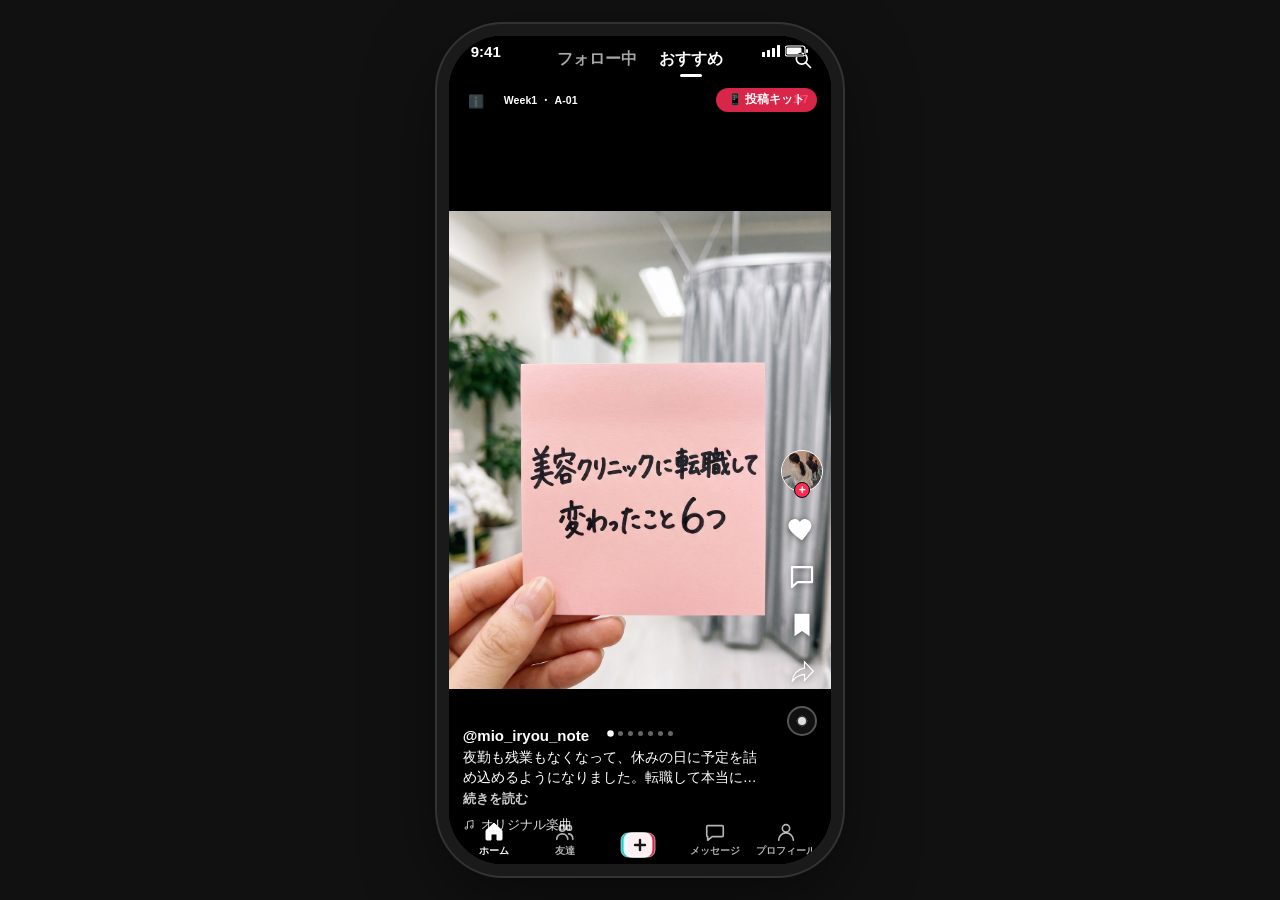
<file: index.html>
<!doctype html>
<html lang="ja">
<head>
<meta charset="utf-8">
<title>投稿プレビュー(内部確認用)</title>
<meta name="viewport" content="width=device-width, initial-scale=1, viewport-fit=cover, user-scalable=no">
<meta name="robots" content="noindex, nofollow">
<meta name="apple-mobile-web-app-capable" content="yes">
<meta name="apple-mobile-web-app-status-bar-style" content="black-translucent">
<meta name="theme-color" content="#000000">
<link rel="stylesheet" href="assets/app.css">
</head>
<body>
<div id="app">
  <div id="phone">
    <div id="statusbar" aria-hidden="true">
      <span class="sb-time">9:41</span>
      <span class="sb-icons">
        <svg viewBox="0 0 18 12" width="18" height="12"><rect x="0" y="7" width="3" height="5" rx=".5"/><rect x="5" y="5" width="3" height="7" rx=".5"/><rect x="10" y="3" width="3" height="9" rx=".5"/><rect x="15" y="0" width="3" height="12" rx=".5"/></svg>
        <svg viewBox="0 0 24 12" width="24" height="12"><rect x="0" y="1" width="20" height="10" rx="2.5" fill="none" stroke="currentColor" stroke-width="1.2"/><rect x="1.5" y="2.5" width="15" height="7" rx="1.2"/><rect x="21" y="4" width="2" height="4" rx="1"/></svg>
      </span>
    </div>

    <!-- ===== フィード画面 ===== -->
    <section id="feed-view" class="view">
      <header class="top-tabs" aria-hidden="true">
        <span class="tt-item">フォロー中</span>
        <span class="tt-item tt-active">おすすめ<i class="tt-underline"></i></span>
        <button class="tt-search" aria-label="検索" tabindex="-1">
          <svg viewBox="0 0 24 24" width="20" height="20"><circle cx="10.5" cy="10.5" r="6.5" fill="none" stroke="currentColor" stroke-width="2"/><line x1="15.5" y1="15.5" x2="21" y2="21" stroke="currentColor" stroke-width="2" stroke-linecap="round"/></svg>
        </button>
      </header>

      <button id="info-btn" aria-label="内部情報">ℹ️</button>
      <a id="iphone-kit-link" href="iphone/" aria-label="iPhone投稿キットを開く">📱 投稿キット</a>

      <div id="feed"><!-- posts injected by app.js --></div>

      <nav class="bottom-tabbar" aria-hidden="true">
        <span class="bt-item bt-active">
          <svg viewBox="0 0 24 24" width="24" height="24"><path d="M4 11.5 12 4l8 7.5V20a1 1 0 0 1-1 1h-4v-6H9v6H5a1 1 0 0 1-1-1v-8.5Z" fill="currentColor"/></svg>
          <span class="bt-label">ホーム</span>
        </span>
        <span class="bt-item">
          <svg viewBox="0 0 24 24" width="22" height="22"><circle cx="9" cy="8" r="3.2" fill="none" stroke="currentColor" stroke-width="1.8"/><path d="M3 20c0-3.5 2.7-6 6-6s6 2.5 6 6" fill="none" stroke="currentColor" stroke-width="1.8" stroke-linecap="round"/><path d="M16 14c2.6.3 4.5 2.4 4.5 6" fill="none" stroke="currentColor" stroke-width="1.8" stroke-linecap="round"/><circle cx="16.5" cy="7.5" r="2.6" fill="none" stroke="currentColor" stroke-width="1.8"/></svg>
          <span class="bt-label">友達</span>
        </span>
        <span class="bt-item bt-create" aria-hidden="true">
          <svg viewBox="0 0 40 26" width="40" height="26">
            <rect x="4" y="1" width="28" height="24" rx="7" fill="#fff"/>
            <rect x="1" y="1" width="28" height="24" rx="7" fill="#25F4EE" opacity=".85"/>
            <rect x="7" y="1" width="28" height="24" rx="7" fill="#FE2C55" opacity=".85"/>
            <rect x="4" y="1" width="28" height="24" rx="7" fill="#fff" opacity=".92"/>
            <path d="M20 8v10M15 13h10" stroke="#161616" stroke-width="2.4" stroke-linecap="round"/>
          </svg>
        </span>
        <span class="bt-item">
          <svg viewBox="0 0 24 24" width="22" height="22"><path d="M4 5h16a1 1 0 0 1 1 1v10a1 1 0 0 1-1 1H9l-5 4v-4H4a1 1 0 0 1-1-1V6a1 1 0 0 1 1-1Z" fill="none" stroke="currentColor" stroke-width="1.8" stroke-linejoin="round"/></svg>
          <span class="bt-label">メッセージ</span>
        </span>
        <a href="#/profile" class="bt-item bt-profile" id="tab-profile">
          <svg viewBox="0 0 24 24" width="22" height="22"><circle cx="12" cy="8" r="4" fill="none" stroke="currentColor" stroke-width="1.8"/><path d="M4 21c0-4.4 3.6-8 8-8s8 3.6 8 8" fill="none" stroke="currentColor" stroke-width="1.8" stroke-linecap="round"/></svg>
          <span class="bt-label">プロフィール</span>
        </a>
      </nav>
    </section>

    <!-- ===== プロフィール画面 ===== -->
    <section id="profile-view" class="view">
      <header class="profile-header">
        <a href="#/feed" class="ph-back" aria-label="戻る">
          <svg viewBox="0 0 24 24" width="22" height="22"><path d="M15 5l-7 7 7 7" fill="none" stroke="currentColor" stroke-width="2.2" stroke-linecap="round" stroke-linejoin="round"/></svg>
        </a>
        <span class="ph-title" id="profile-title">プロフィール</span>
        <span class="ph-menu" aria-hidden="true">
          <svg viewBox="0 0 24 24" width="20" height="20"><line x1="4" y1="7" x2="20" y2="7" stroke="currentColor" stroke-width="2" stroke-linecap="round"/><line x1="4" y1="13" x2="20" y2="13" stroke="currentColor" stroke-width="2" stroke-linecap="round"/><line x1="4" y1="19" x2="20" y2="19" stroke="currentColor" stroke-width="2" stroke-linecap="round"/></svg>
        </span>
      </header>
      <div class="profile-body">
        <div class="p-avatar" id="profile-avatar"></div>
        <div class="p-handle" id="profile-handle"></div>
        <div class="p-stats">
          <div class="p-stat"><span class="n">-</span><span class="l">フォロー中</span></div>
          <div class="p-stat"><span class="n">-</span><span class="l">フォロワー</span></div>
          <div class="p-stat"><span class="n">-</span><span class="l">いいね</span></div>
        </div>
        <button class="p-follow" tabindex="-1">フォロー <span class="p-follow-caret">▾</span></button>
        <div class="p-bio" id="profile-bio"></div>
        <div class="p-link" id="profile-link">
          <span class="p-link-icon" aria-hidden="true">🔗</span>
          <span id="profile-link-text"></span>
        </div>
        <div class="p-grid" id="profile-grid"></div>
      </div>
    </section>

    <!-- ===== コメントシート ===== -->
    <div id="comment-sheet" class="sheet">
      <div class="sheet-grabber"></div>
      <header class="sheet-head">
        <span class="sheet-title">コメント</span>
        <button class="sheet-close" data-close="comment" aria-label="閉じる">
          <svg viewBox="0 0 24 24" width="18" height="18"><line x1="5" y1="5" x2="19" y2="19" stroke="currentColor" stroke-width="2" stroke-linecap="round"/><line x1="19" y1="5" x2="5" y2="19" stroke="currentColor" stroke-width="2" stroke-linecap="round"/></svg>
        </button>
      </header>
      <div class="sheet-body" id="comment-body"></div>
      <div class="comment-input-mock">
        <span class="ci-avatar"></span>
        <span class="ci-text">コメントを追加…</span>
      </div>
    </div>

    <!-- ===== ℹ️ 内部情報シート ===== -->
    <div id="info-sheet" class="sheet">
      <div class="sheet-grabber"></div>
      <header class="sheet-head">
        <span class="sheet-title">内部情報</span>
        <button class="sheet-close" data-close="info" aria-label="閉じる">
          <svg viewBox="0 0 24 24" width="18" height="18"><line x1="5" y1="5" x2="19" y2="19" stroke="currentColor" stroke-width="2" stroke-linecap="round"/><line x1="19" y1="5" x2="5" y2="19" stroke="currentColor" stroke-width="2" stroke-linecap="round"/></svg>
        </button>
      </header>
      <div class="sheet-body" id="info-body"></div>
    </div>

    <div id="backdrop"></div>
  </div>
</div>

<script>window.FEED = /*__FEED_DATA__*/{"account": {"handle": "mio_iryou_note", "display_name": "みお🏥美容看護師", "bio": ["都内の美容看護師🏥", "病棟3年目→美容クリニックへ転職", "👇私がお世話になった転職相談👇"], "link_label": "", "avatar": "assets/avatar_persona.webp?v=3bbea24d", "default_music": "オリジナル楽曲", "default_pinned_comment": null, "posting_note": "TikTok Studio webまたはスマホ「フォトモード」で1枚目=表紙の並び順のまま選択→キャプションをℹ️シートからコピペ→BGMはアプリ内トレンド音源→投稿。 ※投稿順=A-01→C-03→B-01→C-05→B-02の5本(A-02は投稿対象外)。iPhoneでの手順は /iphone/ ページ参照。", "_account_pivot_note": "2026-07-19: 旧「元病棟ナース📋転職ラボ」(三人称キュレーター案)はFable裁定(ACCOUNT_DESIGN_2026-07-16.md §1-1)により一人称ペルソナ「みお」案へ置き換え済み。avatar=persona_iconはbuild.pyがproduction/account/icon_back_2.pngを解決する予約値。"}, "posts": [{"id": "A-01", "caption_body": "夜勤も残業もなくなって、休みの日に予定を詰め込めるようになりました。転職して本当に良かったです🤍✨", "hashtags": ["#美容看護師", "#看護師転職", "#看護師の日常", "#看護師あるある", "#美容クリニック"], "music": null, "pinned_comment": null, "date_label": null, "bg": "black", "title": "美容クリニックに転職して変わった勤務スタイル6選", "ref_label": "参考元: rank2(biyounurse_tenshoku id7576625520595504402・like52,400/save8,967)。差分: 見出し「勝ち組すぎるよ展」は使わず独自の勤務条件見出しに変更、項目は全て新規作成。キャプションも今回rank2型の短文体験談へ差し替え(旧=ハッシュタグのみ・rank4型)。", "batch_label": "Week1 ・ A-01", "status_note": null, "type": "image", "images": [{"url": "media/A-01/01.webp?v=9da09de6", "v": "9da09de6"}, {"url": "media/A-01/02.webp?v=7864609f", "v": "7864609f"}, {"url": "media/A-01/03.webp?v=fcd2af24", "v": "fcd2af24"}, {"url": "media/A-01/04.webp?v=f4ade3a0", "v": "f4ade3a0"}, {"url": "media/A-01/05.webp?v=ed6e49d4", "v": "ed6e49d4"}, {"url": "media/A-01/06.webp?v=c3a5547e", "v": "c3a5547e"}, {"url": "media/A-01/07.webp?v=9b262089", "v": "9b262089"}]}, {"id": "C-03", "caption_body": "夜勤明けの、あの感覚。\n抜け殻のような身体を引きずって家に帰る日々を、当たり前だと思っていました。\n\n足はいつもパンパンで、靴を脱いだ瞬間にジンとした痛みだけが残る。\n生理周期もいつの間にかバラバラになっていて、婦人科で「不規則な生活が原因かもしれません」と言われたときは、さすがに驚きました。\n記録をつけている最中、手がかすかに震えていることに気づいた日もあって、「これって普通なのかな」と、ふと怖くなったのを覚えています。\nそれでも、まだ大丈夫だと思い込もうとしていました。\n患者さんの前では平気なふりをしていたのに、更衣室で一人になった途端に涙腺が緩む日が増えていきました。\nそう気づいたんです。身体を壊してまでこの働き方にしがみつく理由は、もう自分にはないんだって。\n正直、半分諦めかけていたんです。\n\n大手の看護師転職サイトに2社登録しましたが希望と合わず、美容クリニックを7社受けて7社とも不採用という時期もありました。\nそんな時、友達に紹介してもらった美容特化の転職サイトに半信半疑で登録し、担当の方に親身に相談に乗ってもらいながら、正味3週間ほどで内定をいただきました。\n\n今は残業も夜勤もなく、帰宅後に自分の時間ができています。\n習い事を始めたり、友達と予定を合わせたりできるようになって、生理周期も落ち着いてきています。\nあの頃の身体の重さを、今はもう感じていません🥹🤍", "hashtags": ["#看護師", "#看護師の日常", "#看護師転職", "#美容看護師"], "music": null, "pinned_comment": null, "date_label": null, "bg": "black", "title": "夜勤明けの身体感覚(むくみ・生理不順・手の震え) Before/After長文", "ref_label": "参考元: rank1(biyounurse_tenshoku id7579172163236777223・like71,600/save6,907)。差分: Before/After構造は踏襲しつつ、身体感覚語彙(むくみ・生理不順・手の震え)の密度を主役にした新規記述。", "batch_label": "Week1 ・ C-03", "status_note": null, "type": "image", "images": [{"url": "media/C-03/01.webp?v=ba831fd5", "v": "ba831fd5"}]}, {"id": "B-01", "caption_body": "病棟にいた頃、休憩60分って書いてあっても、実際に座って食べられたのは10分あるかないかでした。\n美容クリニックに来てから、初めて「休憩ってこういうことだったんだ」って気づいた気がします。\n同じ「休憩60分」の表記でも、中身がこんなに違うんだなって、比べてみて改めて実感しました。", "hashtags": ["#看護師", "#看護師の日常", "#看護師転職"], "music": null, "pinned_comment": null, "date_label": null, "bg": "black", "title": "\"休憩60分\"の意味、病棟と美容でこんなに違った", "ref_label": "参考元: koharunrun8 id7583680657184886034(告発投稿・like108/save19)。差分: 病棟単独の告発形式を「病棟vs美容」左右対比のいらすとや図解に変換、逐語引用なしでみおペルソナの描写に置換。", "batch_label": "Week1 ・ B-01", "status_note": null, "type": "image", "images": [{"url": "media/B-01/01.webp?v=d33be906", "v": "d33be906"}, {"url": "media/B-01/02.webp?v=0f2a541b", "v": "0f2a541b"}, {"url": "media/B-01/03.webp?v=a5f7cffa", "v": "a5f7cffa"}, {"url": "media/B-01/04.webp?v=a3151eae", "v": "a3151eae"}, {"url": "media/B-01/05.webp?v=0217ab53", "v": "0217ab53"}]}, {"id": "C-05", "caption_body": "限界を感じているのに、真っ先に浮かんだのは「辞めます」ではなく、母を悲しませたくないという気持ちでした。\n\n地方の実家から「頑張ってるね」と言われるたびに、しんどいと言えなくなる自分がいました。\nけれど、弱音を吐くのは苦手でした。\n電話越しの母に「大丈夫?」と聞かれるたび、本当は限界に近かったのに「よし、大丈夫。」と自分に言い聞かせて、明るい声で返していました。\n心の中では違うと分かっているのに、その一言がなかなか出てこない。\n本当はしんどい、と言えないまま、誰にも言えない本音だけが胸の奥に溜まっていく感覚がありました。\nそう気づいたんです。誰かの期待より先に、自分の限界を認めてあげないといけないって。\nそれでも、なかなか一歩を踏み出せずにいたんです。\n\n大手の看護師転職サイトに2社登録したものの上手くいかず、美容クリニックを7社受けて7社とも不採用という時期もありました。\nそんな時、友達に紹介してもらった美容特化の転職サイトに半信半疑で登録しました。\n担当の方が親身に話を聞いてくれて、正味3週間ほどで内定。\n\n転職してしばらく経ったある日、実家に帰ると母に「最近、表情が明るくなったね」と言われました。\n「よし、大丈夫。」と自分に言い聞かせる回数が、いつの間にか減っていることに気づいたんです🥹🤍\n心配をかけていた分、少しだけ恩返しできた気がしています。", "hashtags": ["#看護師", "#看護師の日常", "#看護師転職", "#美容看護師", "#看護師あるある"], "music": null, "pinned_comment": null, "date_label": null, "bg": "black", "title": "親の期待とのすれ違い Before/After長文", "ref_label": "参考元: rank1(id7579172163236777223・like71,600/save6,907)+rank7(koharunrun8 id7575081134472711442・like6,394/save541)。差分: 同じBefore/After構造を使い、対比の主役を「親との関係」に置いた新規記述。", "batch_label": "Week1 ・ C-05", "status_note": null, "type": "image", "images": [{"url": "media/C-05/01.webp?v=6501125e", "v": "6501125e"}]}, {"id": "B-02", "caption_body": "病棟にいた頃は、給料日が来ても「今月もこれだけ体を削ったのにな」ってちょっと切なくなってました。\n今は同じ給料日でも、素直に「頑張ってよかった」って思える自分がいます。\n数字そのものより、見た時の気持ちが変わったのが一番大きいかもしれません。", "hashtags": [], "music": null, "pinned_comment": null, "date_label": null, "bg": "black", "title": "手取りを見て、こんなに気持ちが違うなんて", "ref_label": "参考元: biyounurse_tenshoku id7624486645370293522(中位帯投稿・like463/save70)。差分: 手取り21万→40万の言及を抽出、金額をみお固定値(21.6万→37.8万)に置換し給与明細は描かずいらすとや図解に変換。", "batch_label": "Week1 ・ B-02", "status_note": null, "type": "image", "images": [{"url": "media/B-02/01.webp?v=eea49f63", "v": "eea49f63"}, {"url": "media/B-02/02.webp?v=7133bd18", "v": "7133bd18"}, {"url": "media/B-02/03.webp?v=263b1736", "v": "263b1736"}, {"url": "media/B-02/04.webp?v=31846ed7", "v": "31846ed7"}, {"url": "media/B-02/05.webp?v=ecfea4d9", "v": "ecfea4d9"}]}]};</script>
<script src="assets/app.js"></script>
</body>
</html>
</file>
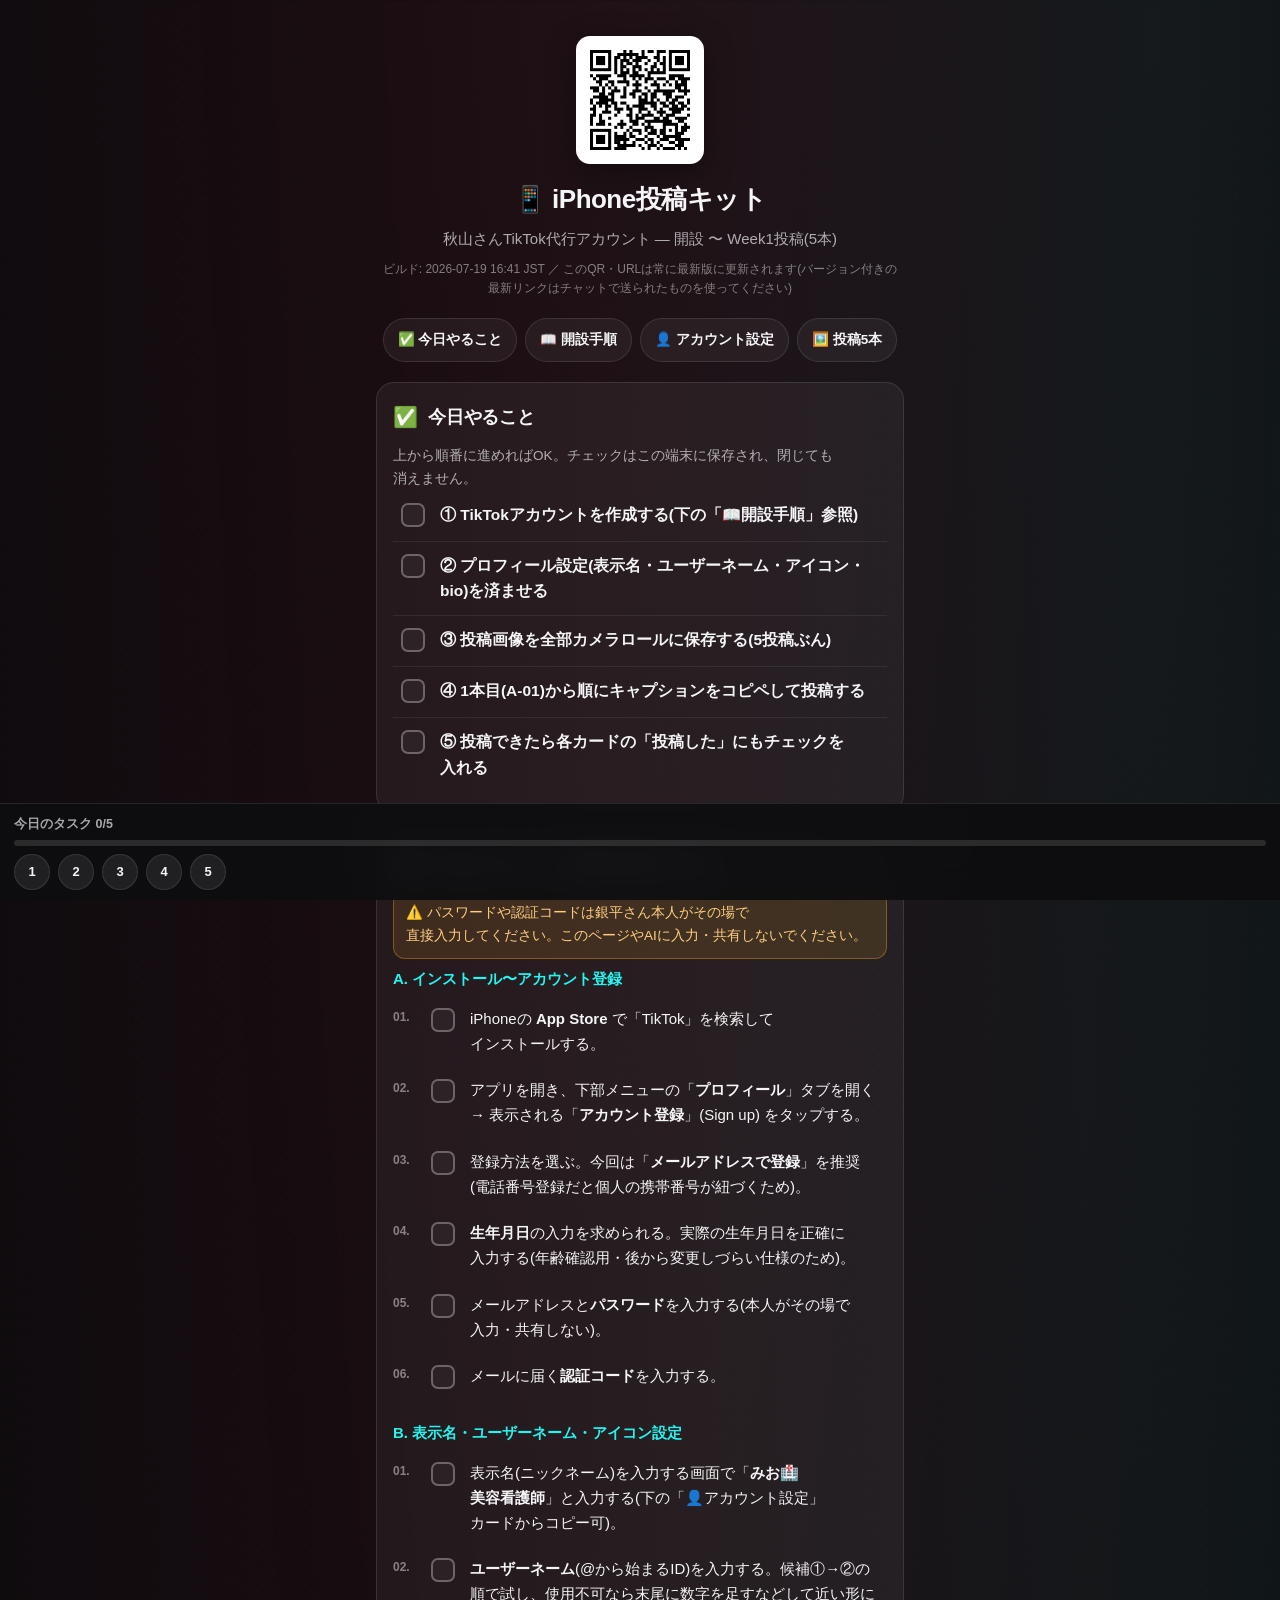
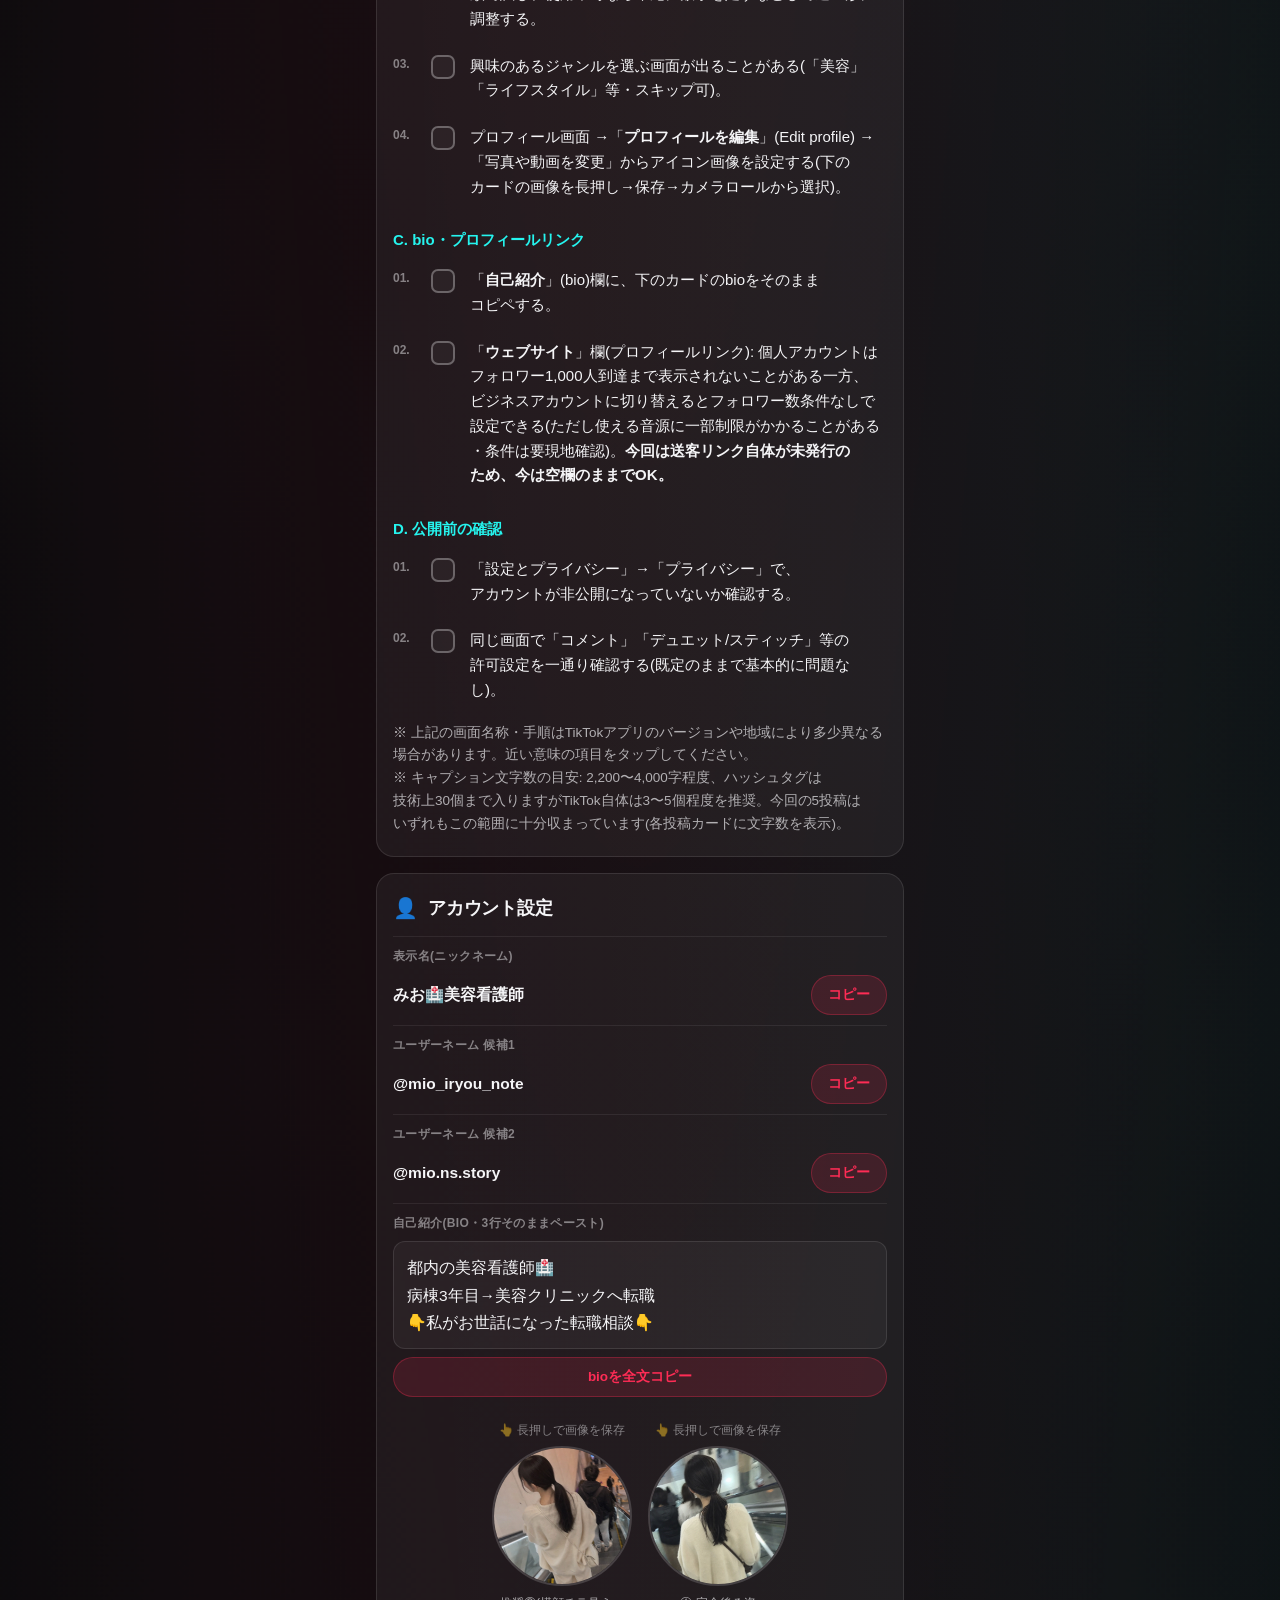
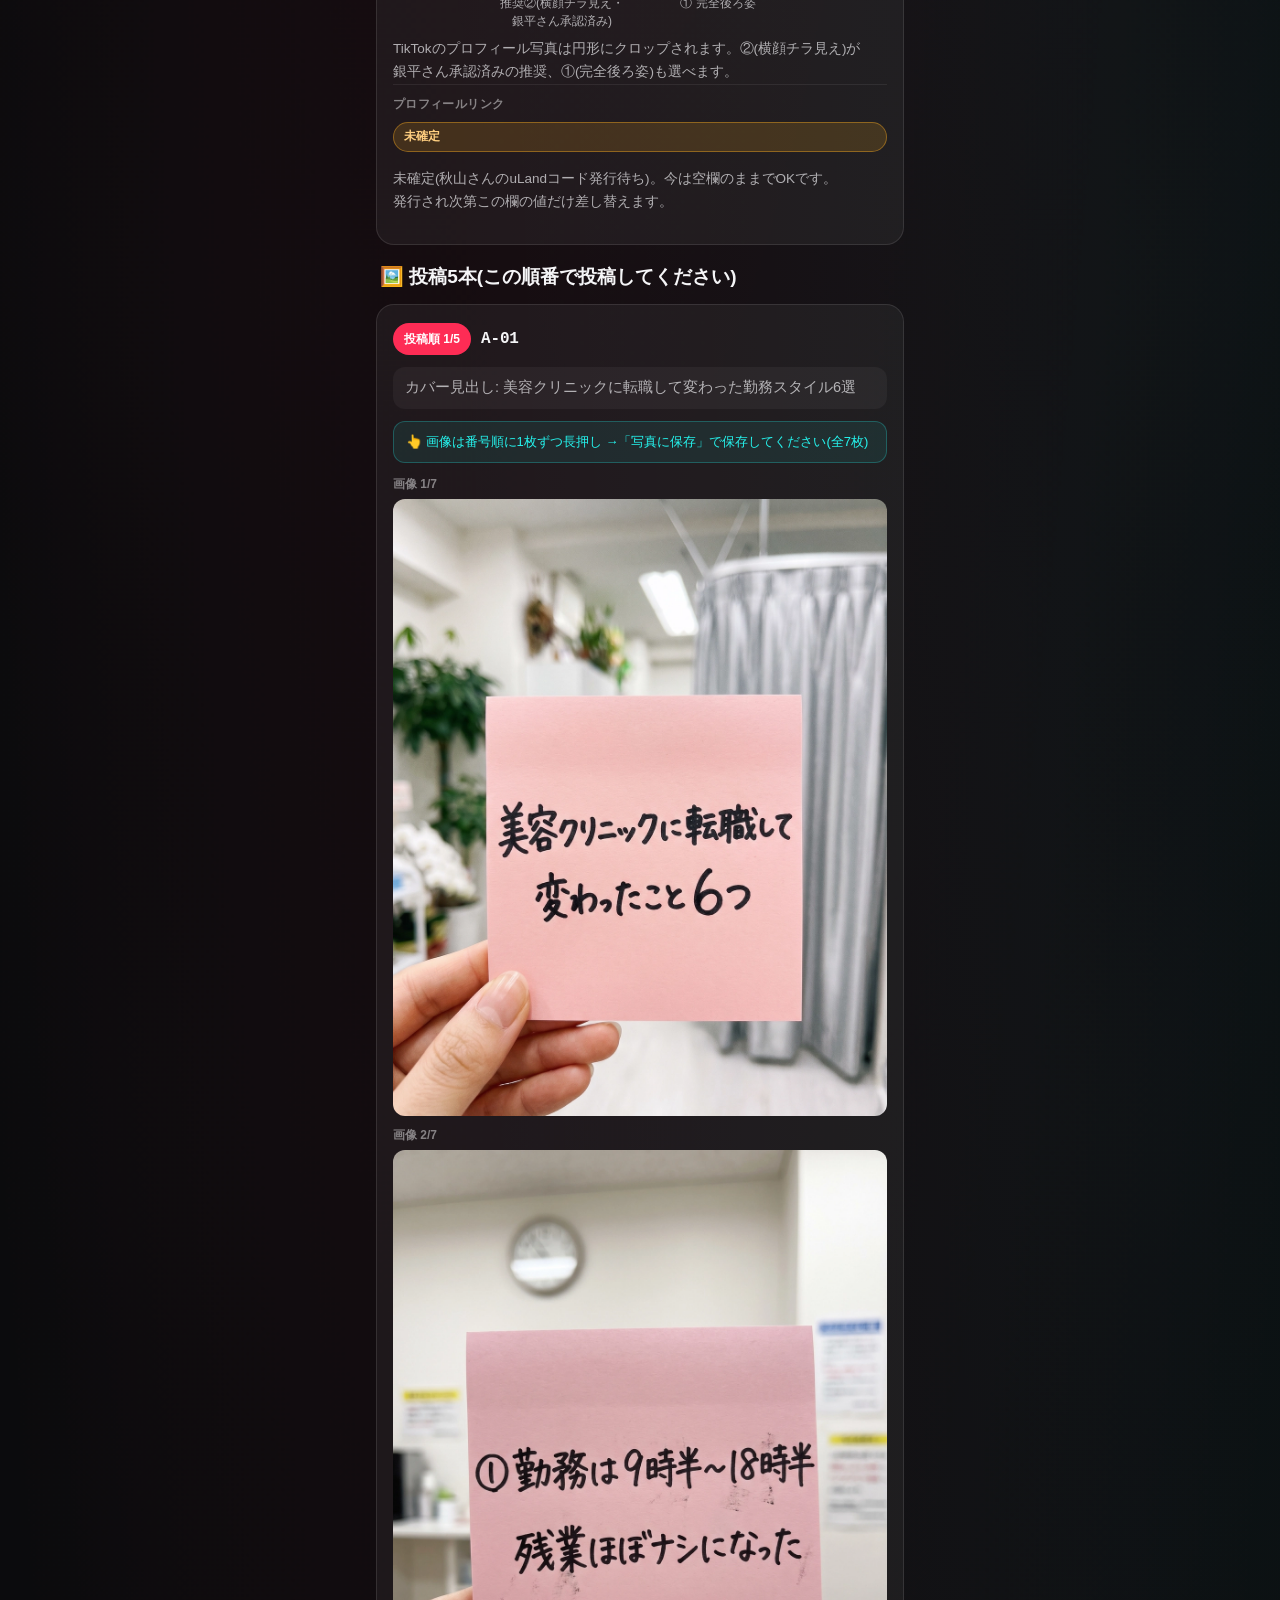
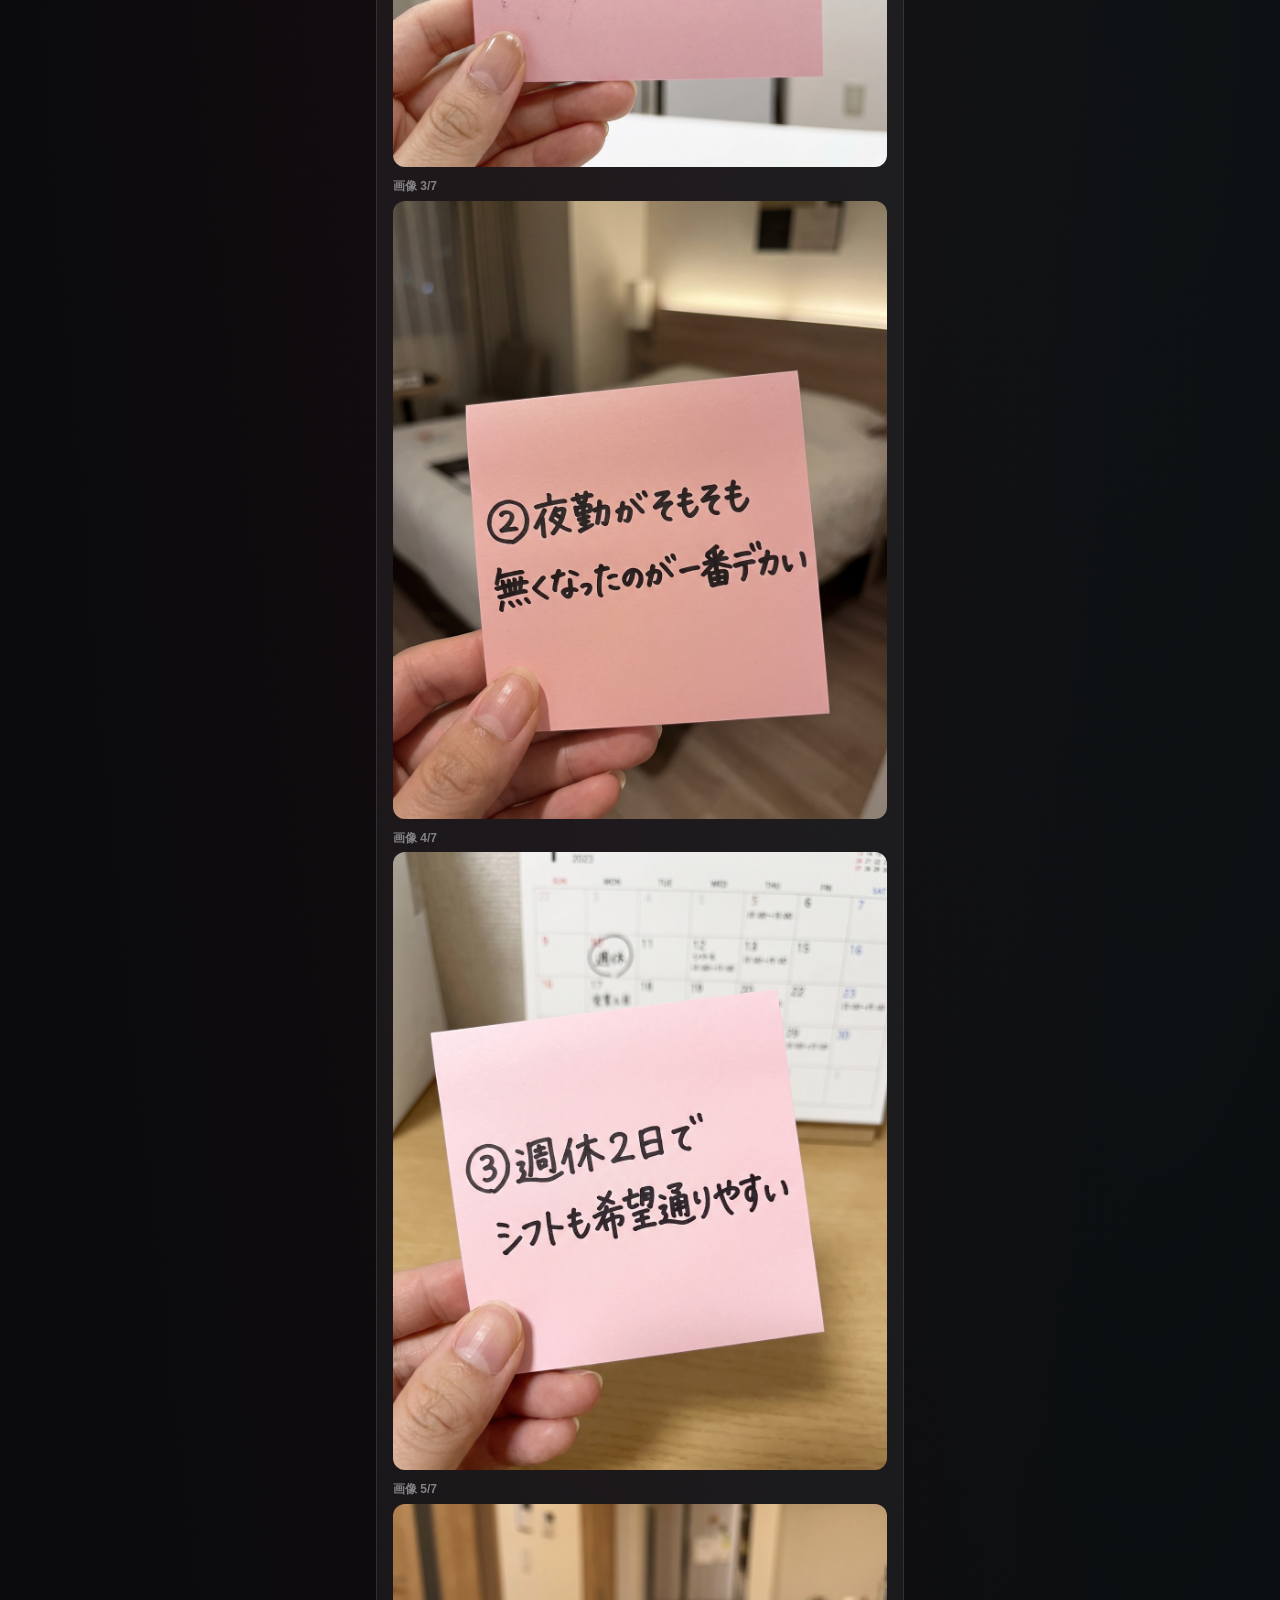
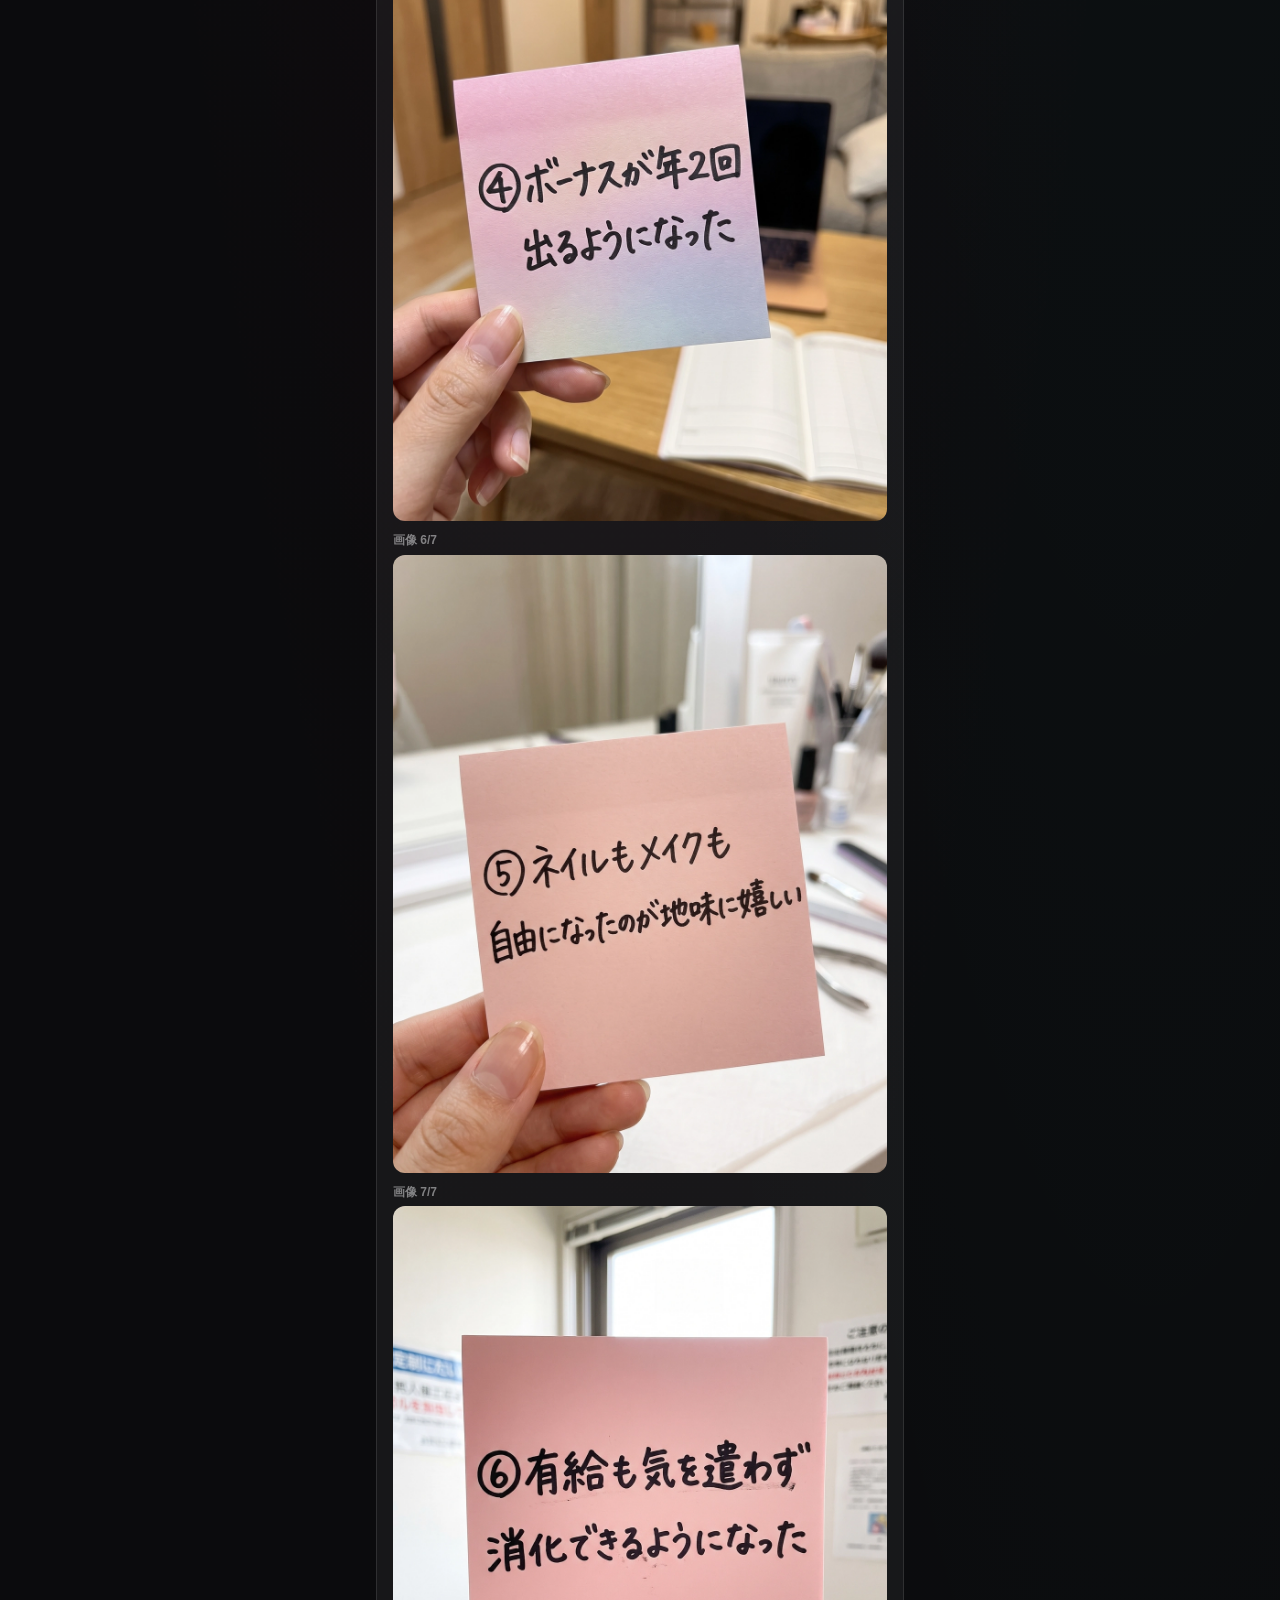
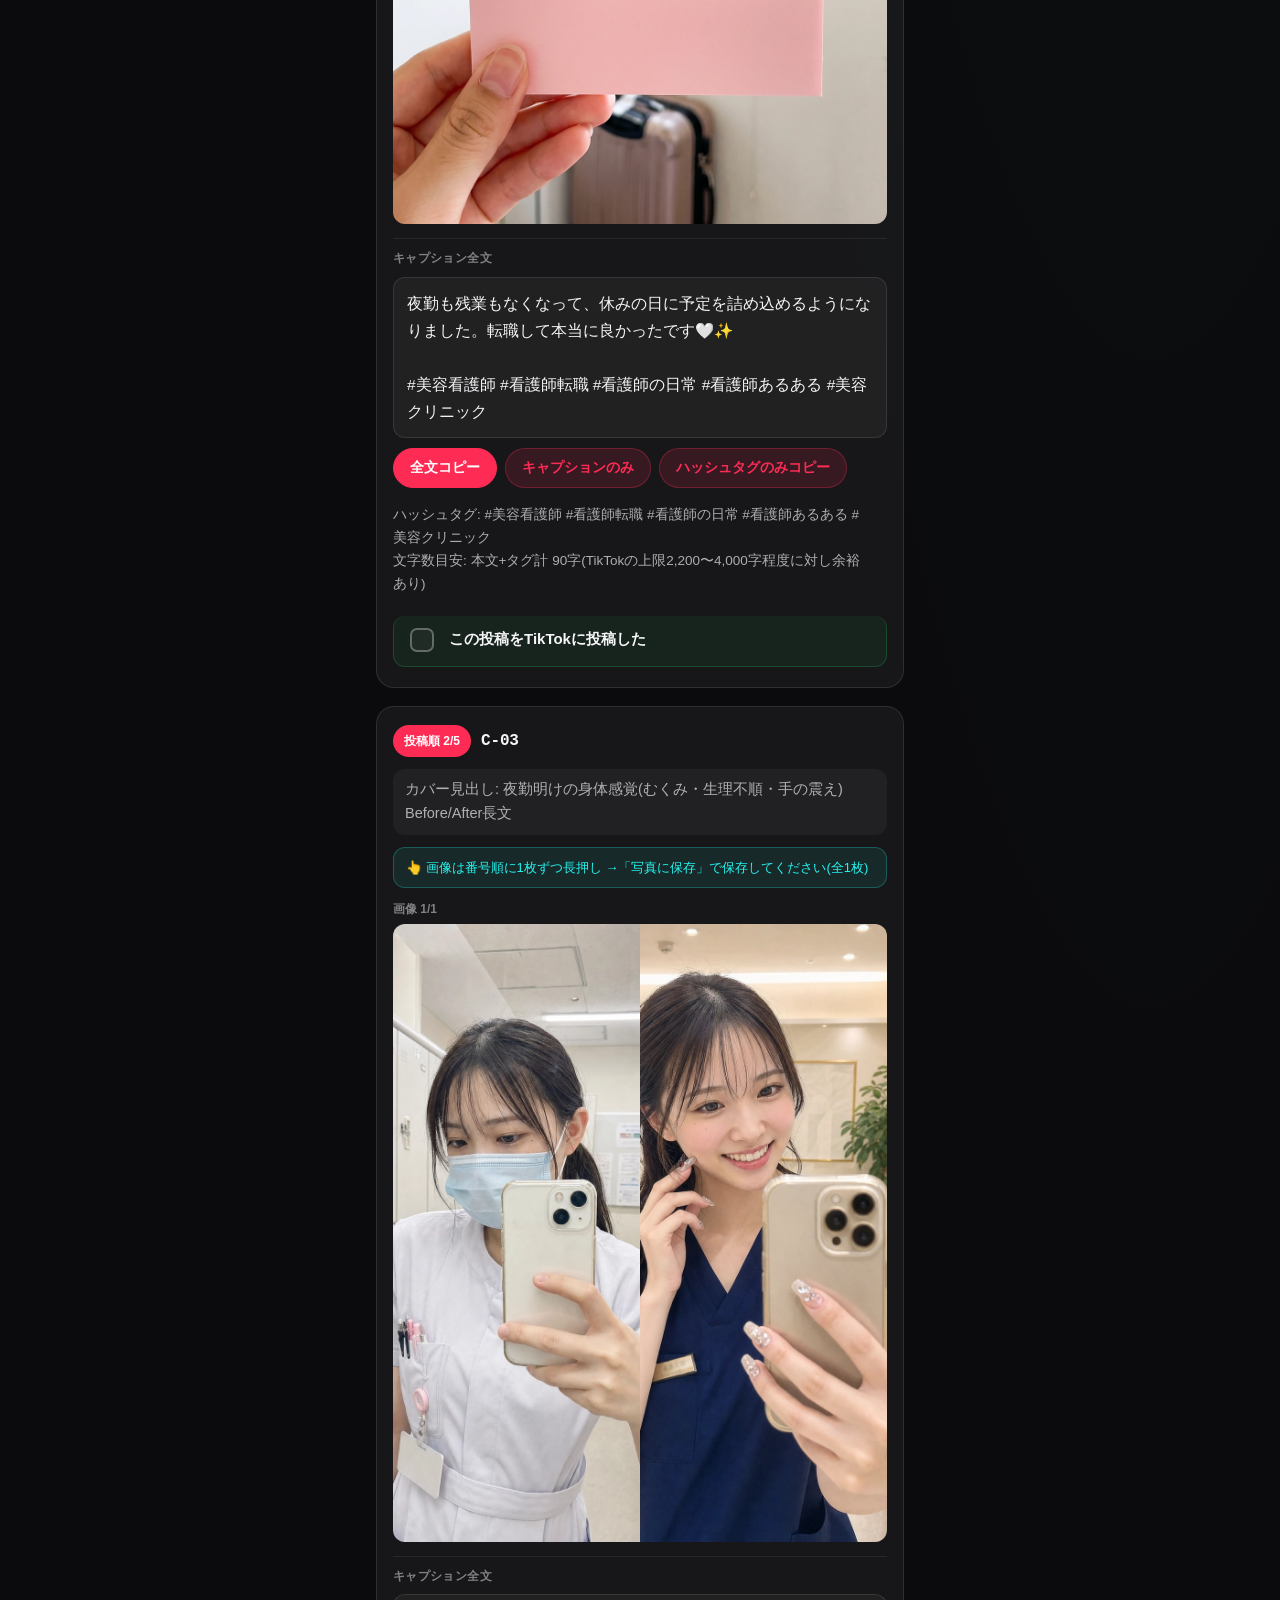
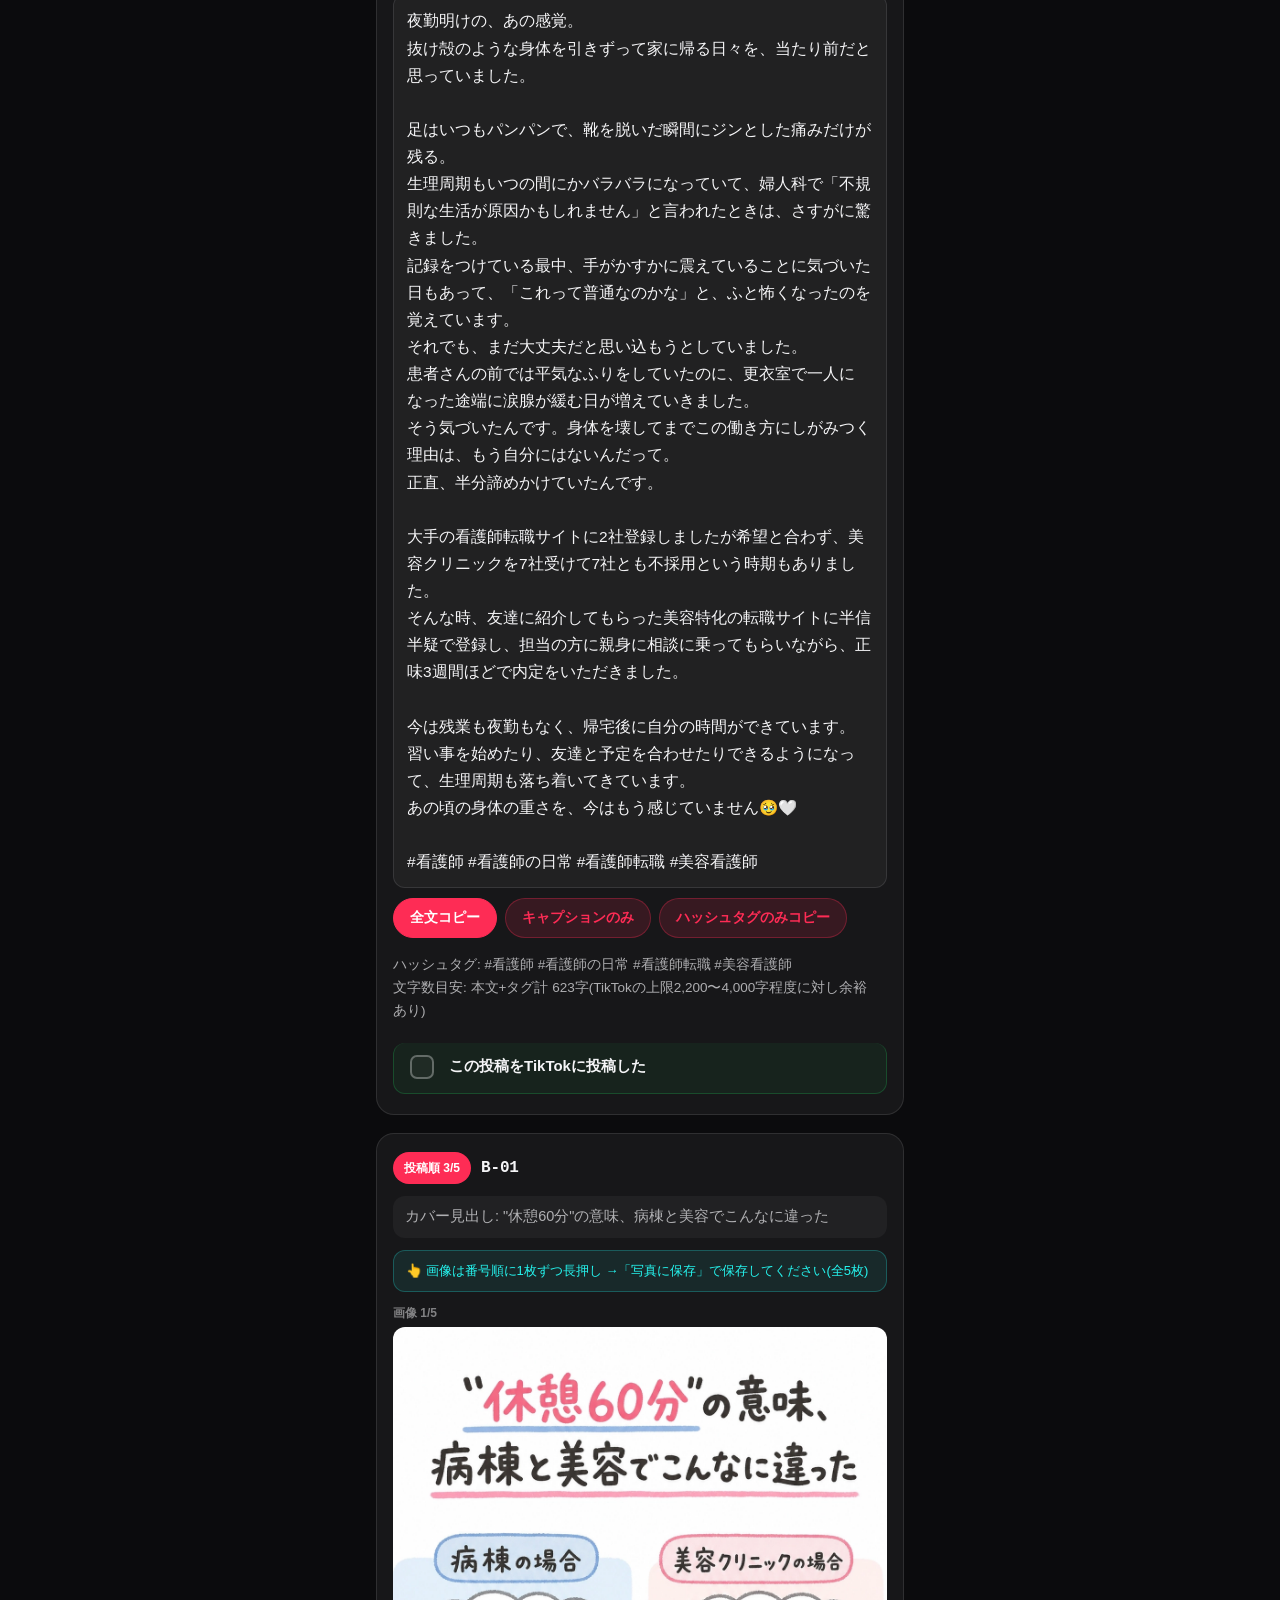
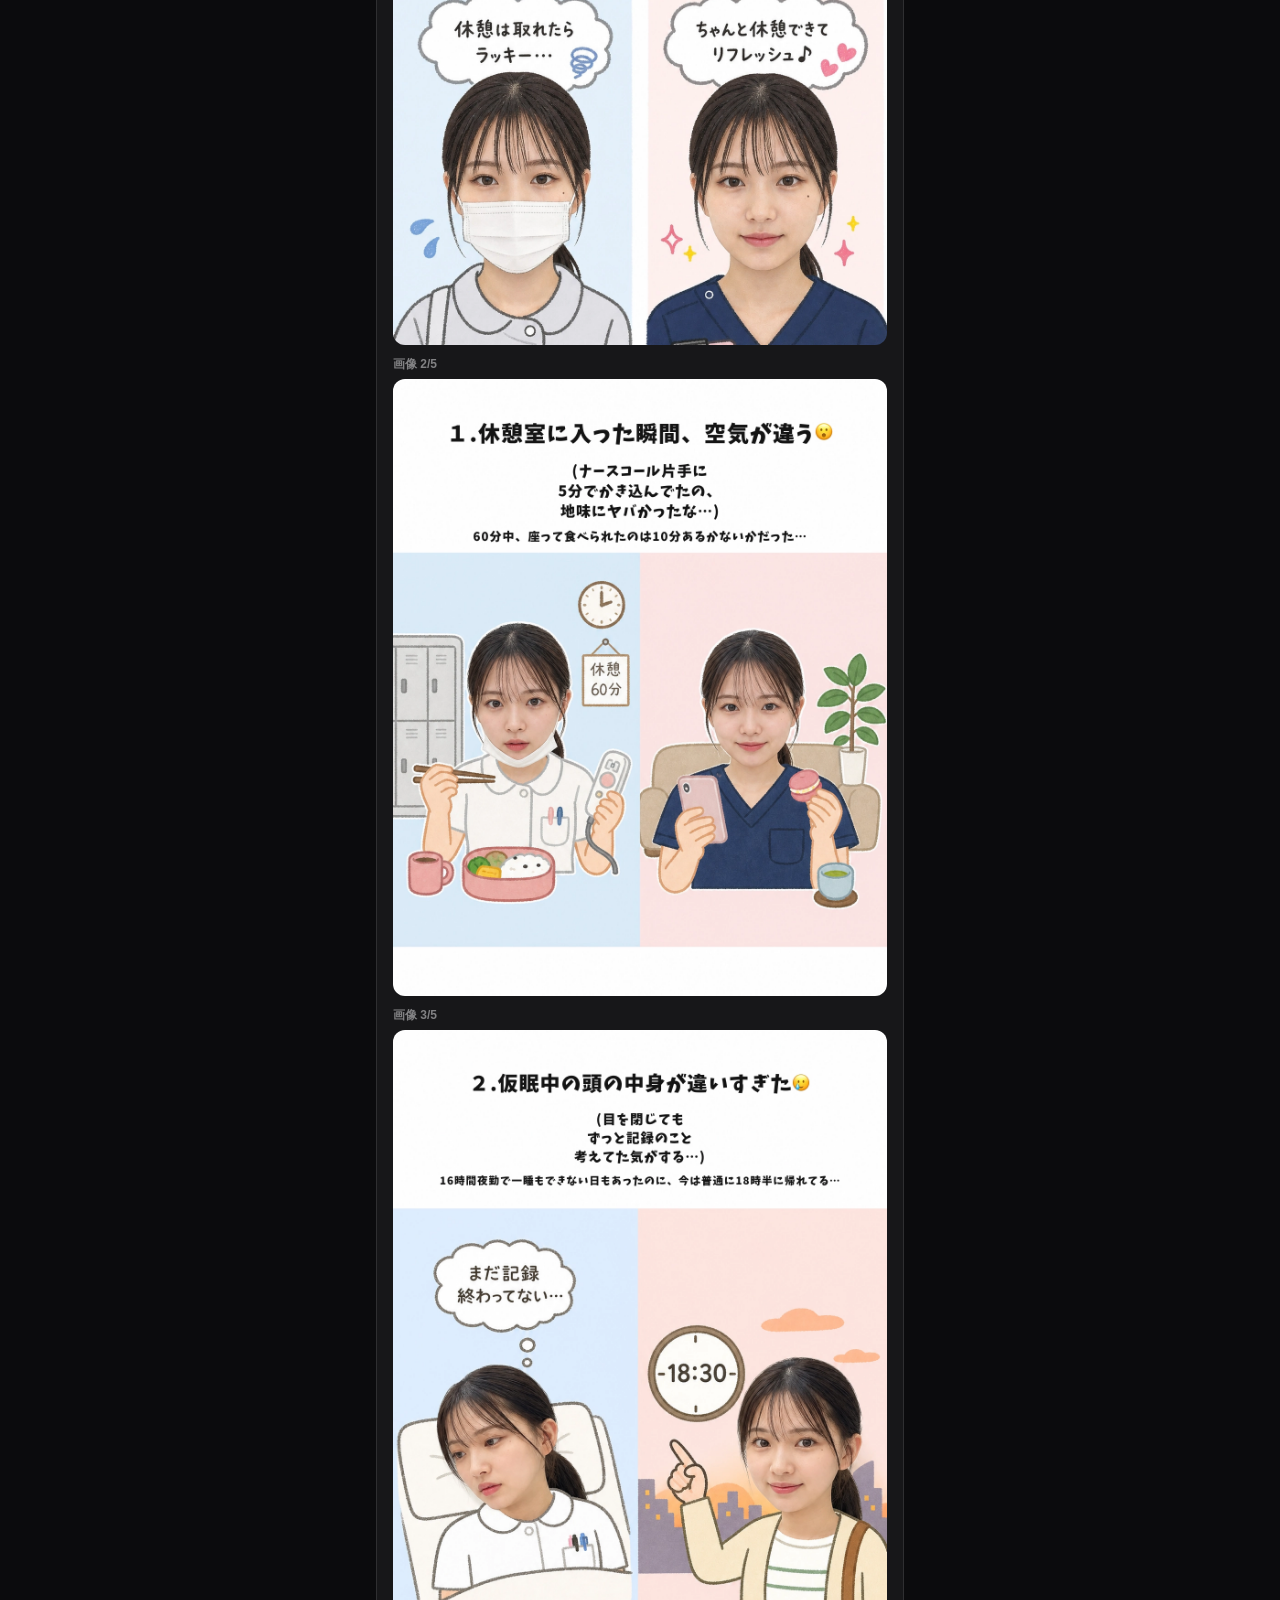
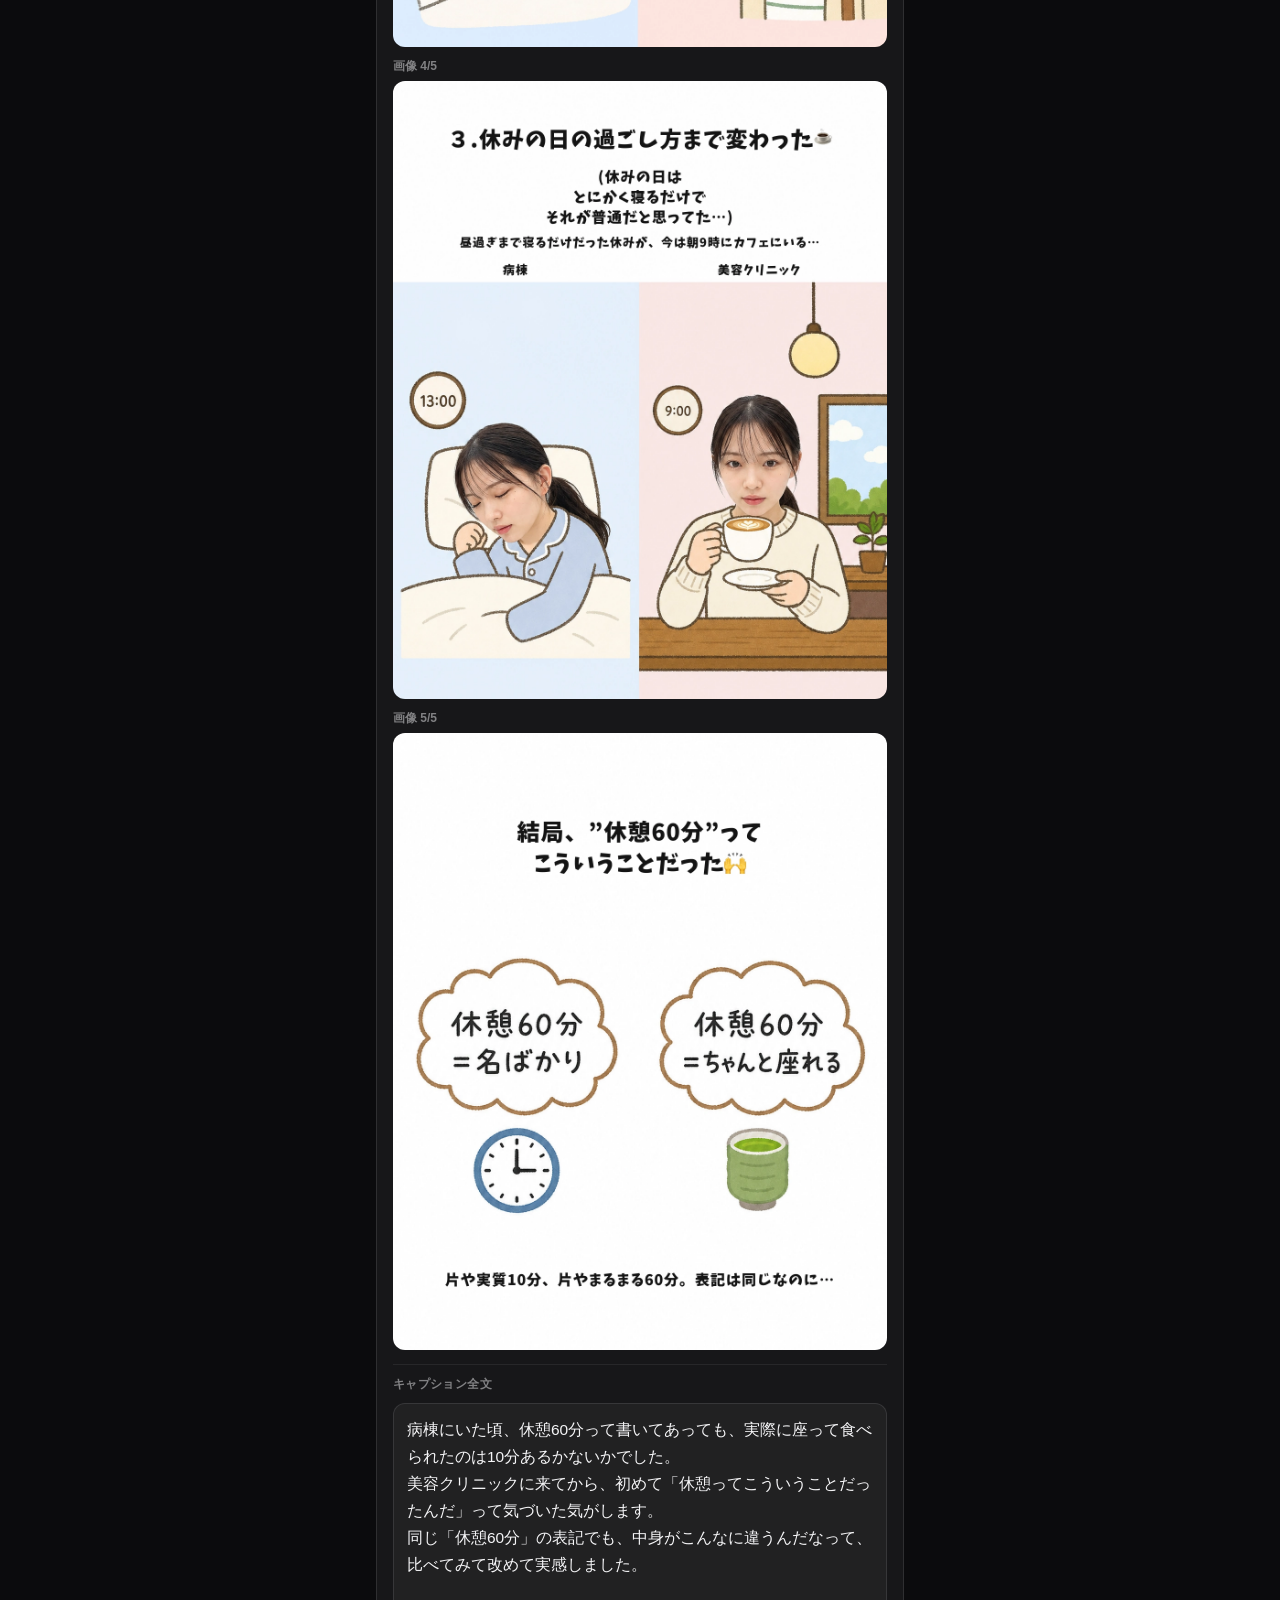
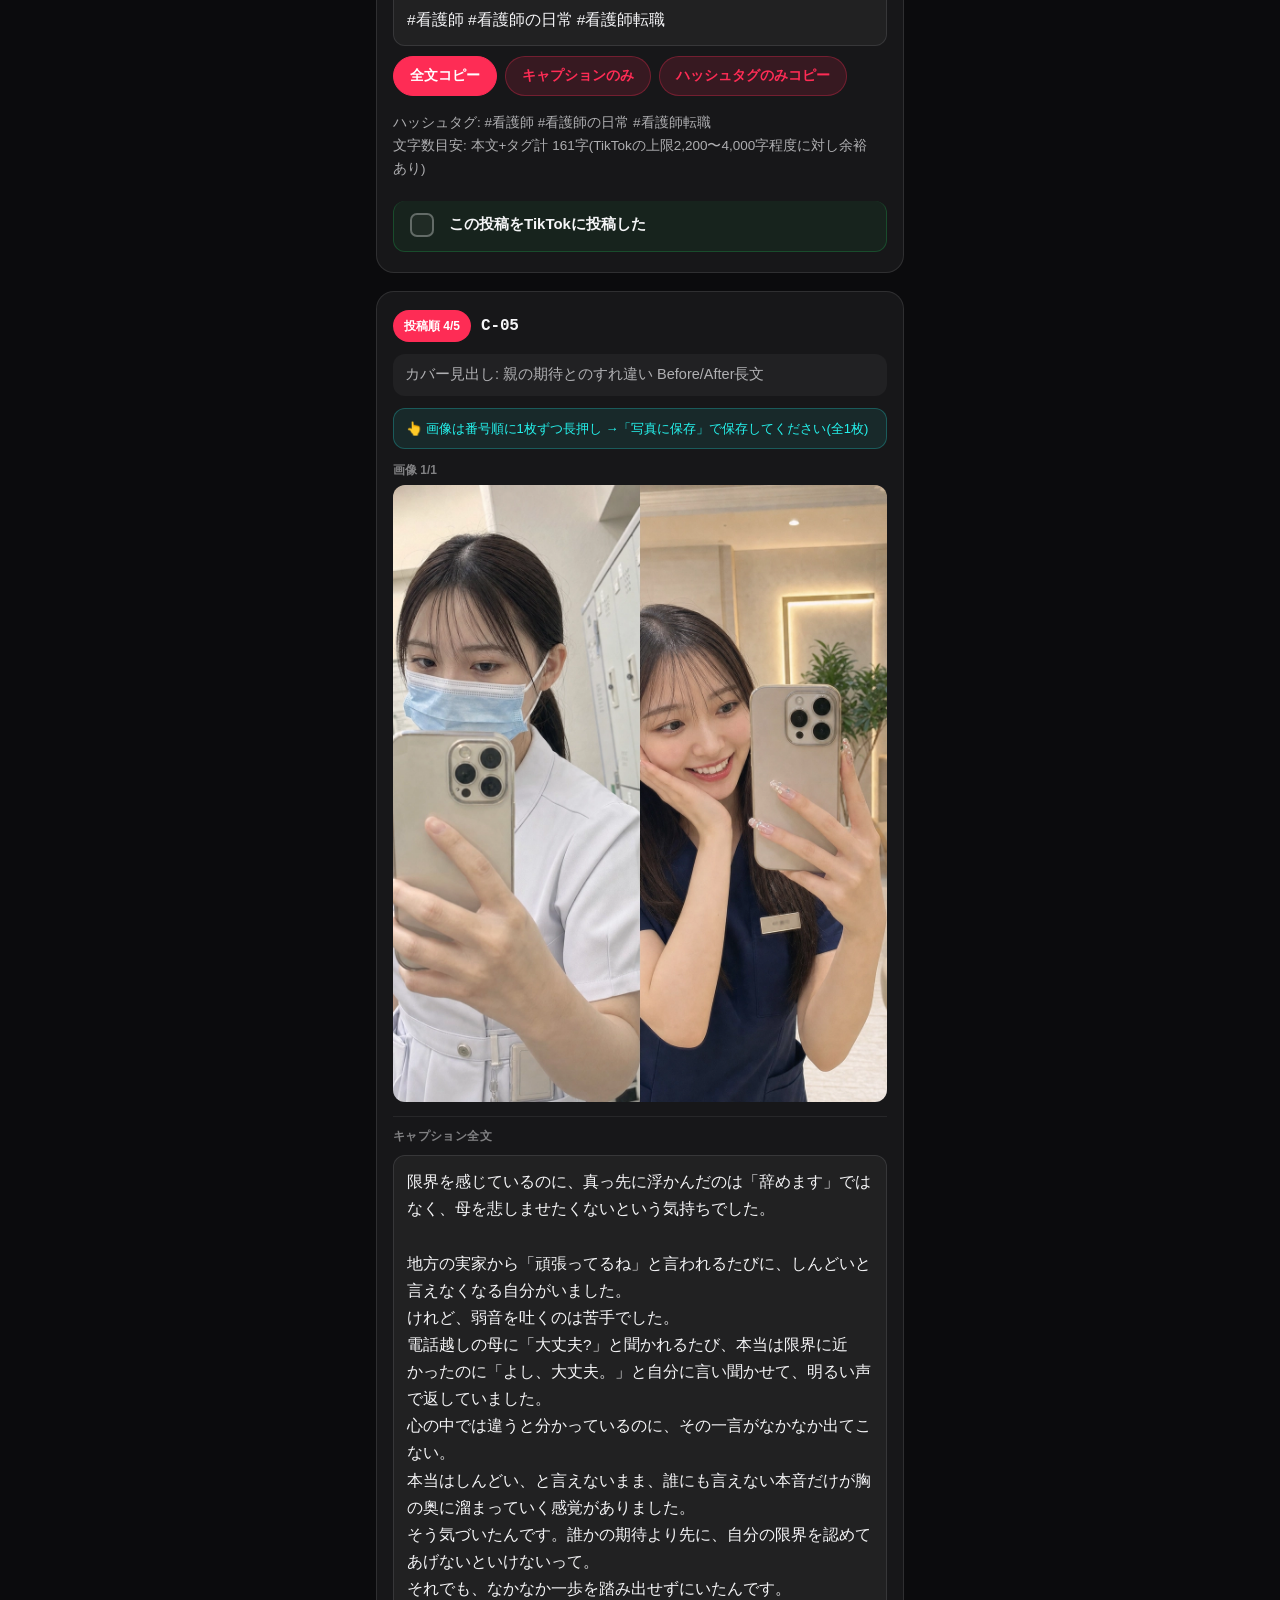
<file: iphone/index.html>
<!DOCTYPE html>

<html lang="ja">
<head>
<meta charset="utf-8"/>
<title>iPhone投稿キット</title>
<meta content="width=device-width, initial-scale=1, viewport-fit=cover" name="viewport"/>
<meta content="noindex, nofollow" name="robots"/>
<meta content="yes" name="apple-mobile-web-app-capable"/>
<meta content="black-translucent" name="apple-mobile-web-app-status-bar-style"/>
<meta content="#0b0b0d" name="theme-color"/>
<link href="assets/iphone.css" rel="stylesheet"/>
<style id="budoux-style">body{word-break:keep-all;overflow-wrap:anywhere;line-break:strict;}</style></head>
<body>
<div id="kit">
<header class="kit-header">
<img alt="このページのQRコード" class="qr-img" height="128" src="[data-uri]" width="128"/>
<h1>📱 iPhone投稿キット</h1>
<p class="kit-sub">秋山さん​TikTok代行アカウント — 開設 〜 Week1投稿(5本)</p>
<p class="kit-meta">ビルド: 2026-07-19 16:41 JST ／ この​QR・URLは​常に​最新版に​更新されます(バージョン付きの​最新リンクは​チャットで​送られた​ものを​使ってください​)</p>
</header>
<nav class="quick-nav" data-budoux="off">
<a href="#sec-checklist">✅ 今日やること</a>
<a href="#sec-guide">📖 開設手順</a>
<a href="#sec-account">👤 アカウント設定</a>
<a href="#sec-posts">🖼️ 投稿5本</a>
</nav>
<section class="card" id="sec-checklist">
<div class="card-head">
<span class="card-icon">✅</span>
<h2>今​日やる​こと</h2>
</div>
<p class="hint-text">上から​順番に​進めれば​OK。​チェックは​この​端末に​保存され、​閉じても​消えません。</p>
<label class="check-row big-check">
<input class="kit-check" data-group="today" id="today-1" type="checkbox"/>
<span>① TikTokアカウントを​作成する​(下の​「📖開設手順」​参照)</span>
</label>
<label class="check-row big-check">
<input class="kit-check" data-group="today" id="today-2" type="checkbox"/>
<span>② プロフィール設定(表示名・ユーザーネーム・アイコン・bio)を​済ませる</span>​
</label>
<label class="check-row big-check">
<input class="kit-check" data-group="today" id="today-3" type="checkbox"/>
<span>③ 投稿画像を​全部​カメラロールに​保存する​(5投稿ぶん)</span>
</label>
<label class="check-row big-check">
<input class="kit-check" data-group="today" id="today-4" type="checkbox"/>
<span>④ 1本目(A-01)から​順に​キャプションを​コピペして​投稿する</span>​
</label>
<label class="check-row big-check">
<input class="kit-check" data-group="today" id="today-5" type="checkbox"/>
<span>⑤ 投稿できたら​各カードの​「投稿した」にも​チェックを​入れる</span>​
</label>
</section>
<section class="card" id="sec-guide">
<div class="card-head">
<span class="card-icon">📖</span>
<h2>TikTokアカウント開設手順(iPhone)</h2>
</div>
<p class="hint-text warn-text">⚠️ パスワードや​認証コードは​銀平さん本人が​その場で​直接入力してください。​この​ページや​AIに​入力・​共有しないでください。</p>
<h3 class="guide-sub">A. インストール〜アカウント登録</h3>
<ol class="guide-list">
<li><label class="check-row"><input class="kit-check" data-group="guide" id="g-1" type="checkbox"/><span>iPhoneの​ <b>App Store</b> で​「TikTok」を​検索して​インストールする。</span></label></li>
<li><label class="check-row"><input class="kit-check" data-group="guide" id="g-2" type="checkbox"/><span>アプリを​開き、​下部​メニューの​「<b>プロフィール</b>」​タブを​開く​ → ​表示される​「<b>アカウント登録</b>」​(Sign up) を​タップする。</span></label></li>
<li><label class="check-row"><input class="kit-check" data-group="guide" id="g-3" type="checkbox"/><span>登録方​法を​選ぶ。​今回は​「<b>メールアドレスで​登録</b>」を​推奨(電話番号登録だと​個人の​携帯番号が​紐づく​ため)。</span></label></li>
<li><label class="check-row"><input class="kit-check" data-group="guide" id="g-4" type="checkbox"/><span><b>生年月​日</b>の​入力を​求められる。​実際の​生年月日を​正確に​入力する​(年齢確認用・後から​変更しづらい​仕様の​ため)。</span></label></li>
<li><label class="check-row"><input class="kit-check" data-group="guide" id="g-5" type="checkbox"/><span>メールアドレスと<b>​パスワード</b>を​入力する​(本人が​その​場で​入力・​共有しない)。</span></label></li>
<li><label class="check-row"><input class="kit-check" data-group="guide" id="g-6" type="checkbox"/><span>メールに​届く<b>​認証コード</b>を​入力する。</span></label></li>
</ol>
<h3 class="guide-sub">B. 表示名・ユーザーネーム・アイコン設定</h3>
<ol class="guide-list" start="7">
<li><label class="check-row"><input class="kit-check" data-group="guide" id="g-7" type="checkbox"/><span>表示名(ニックネーム)を​入力する​画面で​「<b>みお🏥美容看護師</b>」と​入力する​(下の​「👤アカウント設定」​カードから​コピー可)。</span></label></li>
<li><label class="check-row"><input class="kit-check" data-group="guide" id="g-8" type="checkbox"/><span><b>ユーザーネーム</b>(@から​始まる​ID)を​入力する。​候補①→②の​順で​試し、​使用不可なら​末尾に​数字を​足すなどして​近い形に​調整する。</span></label></li>
<li><label class="check-row"><input class="kit-check" data-group="guide" id="g-9" type="checkbox"/><span>興味の​ある​ジャンルを​選ぶ​画面が​出る​ことがある​(​「美容」​「ライフスタイル」等・スキップ可)。</span></label></li>
<li><label class="check-row"><input class="kit-check" data-group="guide" id="g-10" type="checkbox"/><span>プロフィール画面 →​「<b>プロフィールを​編集</b>」​(Edit profile) → ​「写真や​動画を​変更」から​アイコン画像を​設定する​(下の​カードの​画像を​長押し→保存→カメラロールから​選択)。</span></label></li>
</ol>
<h3 class="guide-sub">C. bio・プロフィールリンク</h3>
<ol class="guide-list" start="11">
<li><label class="check-row"><input class="kit-check" data-group="guide" id="g-11" type="checkbox"/><span>「<b>自己紹介</b>」​(bio)欄に、​下の​カードの​bioを​そのまま​コピペする。</span></label></li>
<li><label class="check-row"><input class="kit-check" data-group="guide" id="g-12" type="checkbox"/><span>「<b>ウェブサイト</b>」​欄(プロフィールリンク): 個人アカウントは​フォロワー1,000人到達まで​表示されない​ことがある​一方、​ビジネスアカウントに​切り替えると​フォロワー数条件なしで​設定できる​(ただし​使える​音源に​一部​制限が​かかる​ことがある​・条件は​要現地確認)。<b>​今回は​送客リンク自体が​未発行の​ため、​今は​空欄のままで​OK。</b></span></label></li>
</ol>
<h3 class="guide-sub">D. 公開前の​確認</h3>
<ol class="guide-list" start="13">
<li><label class="check-row"><input class="kit-check" data-group="guide" id="g-13" type="checkbox"/><span>「設定と​プライバシー」​→​「プライバシー」で、​アカウントが​非公開に​なっていないか​確認する。</span></label></li>
<li><label class="check-row"><input class="kit-check" data-group="guide" id="g-14" type="checkbox"/><span>同じ​画面で​「コメント」​「デュエット/スティッチ」等の​許可設定を​一通り確認する​(既定のままで​基本的に​問題な​し)。</span></label></li>
</ol>
<p class="hint-text">
      ※ 上記の​画面名称・​手順は​TikTokアプリの​バージ​ョンや​地域に​より​多少異なる​場合が​あります。​近い​意味の​項目を​タップしてください。<br/>
      ※ キャプション文字数の​目安: 2,200〜4,000字程度、​ハッシュタグは​技術上30個まで​入りますが​TikTok自体は​3〜5個程度を​推奨。​今回の​5投稿は​いずれも​この​範囲に​十分収まっています(各投稿カードに​文字数を​表示)。​
    </p>
</section>
<section class="card" id="sec-account">
<div class="card-head">
<span class="card-icon">👤</span>
<h2>アカウント設定</h2>
</div>
<div class="field-row">
<div class="field-label">表示名(ニックネーム)</div>
<div class="field-value">みお🏥美容看護師</div>
<button class="copy-btn" data-budoux="off" data-copy="みお🏥美容看護師">コピー</button>
</div>
<div class="field-row">
<div class="field-label">ユーザーネーム 候補1</div>
<div class="field-value mono">@mio_iryou_note</div>
<button class="copy-btn" data-budoux="off" data-copy="mio_iryou_note">コピー</button>
</div>
<div class="field-row">
<div class="field-label">ユーザーネーム 候補2</div>
<div class="field-value mono">@mio.ns.story</div>
<button class="copy-btn" data-budoux="off" data-copy="mio.ns.story">コピー</button>
</div>
<div class="field-row field-row-block">
<div class="field-label">自己紹介(bio・3行そのまま​ペースト)</div>
<div class="field-value pre">都内の​美容看護師🏥
病棟3年目→美容クリニックへ​転職
👇​私が​お世話に​なった​転職相談👇</div>
<button class="copy-btn" data-budoux="off" data-copy="都内の美容看護師🏥
病棟3年目→美容クリニックへ転職
👇私がお世話になった転職相談👇">bioを全文コピー</button>
</div>
<div class="icon-grid">
<div class="icon-item">
<div class="icon-save-hint">👆 長押しで​画像を​保存</div>
<img alt="推奨②(横顔チラ見え・銀平さん承認済み)" class="icon-img" height="180" src="assets/icon_primary.webp?v=3bbea24d" width="180"/>
<div class="icon-label">推奨②(横顔チラ見え・​銀平さん​承認済み)</div>
</div>
<div class="icon-item">
<div class="icon-save-hint">👆 長押しで​画像を​保存</div>
<img alt="① 完全後ろ姿" class="icon-img" height="180" src="assets/icon_secondary.webp?v=61c9d349" width="180"/>
<div class="icon-label">① 完全後ろ姿</div>
</div>
</div>
<p class="hint-text">TikTokの​プロフィール写真は​円形に​クロップされます。​②(横顔チラ見え)が​銀平さん​承認済みの​推奨、​①(完全後ろ姿)も​選べます。</p>
<div class="field-row field-row-block">
<div class="field-label">プロフィールリンク</div>
<div class="status-pill status-pending">未確定</div>
<p class="hint-text">未確定(秋山さんの​uLandコード発行待ち)。​今は​空欄のままで​OKです。​発行され次第この​欄の​値だけ差し替えます。</p>
</div>
</section>
<section class="posts-section" id="sec-posts">
<h2 class="posts-heading">🖼️ 投稿5本(この​順番で​投稿してください​)</h2>
<section class="card post-card" id="post-A-01">
<div class="card-head">
<span class="post-order-badge">投稿順 1/5</span>
<h2>A-01</h2>
</div>
<div class="post-cover-title">カバー見出し: 美容クリニックに​転職して​変わった​勤務スタイル6選</div>
<div class="post-save-hint">
        👆 画像は​番号順に​1枚ずつ​長押し →​「写真に​保存」で​保存してください​(全7​枚)
      </div>
<div class="post-images">
<div class="post-img-block">
<div class="img-index">画像 1/7</div>
<img alt="A-01 画像1" class="post-img" height="1350" loading="lazy" src="../media/A-01/01.webp?v=9da09de6" width="1080"/>
</div>
<div class="post-img-block">
<div class="img-index">画像 2/7</div>
<img alt="A-01 画像2" class="post-img" height="1350" loading="lazy" src="../media/A-01/02.webp?v=7864609f" width="1080"/>
</div>
<div class="post-img-block">
<div class="img-index">画像 3/7</div>
<img alt="A-01 画像3" class="post-img" height="1350" loading="lazy" src="../media/A-01/03.webp?v=fcd2af24" width="1080"/>
</div>
<div class="post-img-block">
<div class="img-index">画像 4/7</div>
<img alt="A-01 画像4" class="post-img" height="1350" loading="lazy" src="../media/A-01/04.webp?v=f4ade3a0" width="1080"/>
</div>
<div class="post-img-block">
<div class="img-index">画像 5/7</div>
<img alt="A-01 画像5" class="post-img" height="1350" loading="lazy" src="../media/A-01/05.webp?v=ed6e49d4" width="1080"/>
</div>
<div class="post-img-block">
<div class="img-index">画像 6/7</div>
<img alt="A-01 画像6" class="post-img" height="1350" loading="lazy" src="../media/A-01/06.webp?v=c3a5547e" width="1080"/>
</div>
<div class="post-img-block">
<div class="img-index">画像 7/7</div>
<img alt="A-01 画像7" class="post-img" height="1350" loading="lazy" src="../media/A-01/07.webp?v=9b262089" width="1080"/>
</div>
</div>
<div class="field-row field-row-block">
<div class="field-label">キャプション全文</div>
<div class="field-value pre">夜勤も​残業もなくなって、​休みの​日に​予定を​詰め込めるようになりました。​転職して​本当に​良かったです🤍✨

#美容看護師 #看護師転職 #看護師の​日常 #看護師ある​ある​ #美容クリニック</div>
<div class="btn-row">
<button class="copy-btn primary" data-budoux="off" data-copy="夜勤も残業もなくなって、休みの日に予定を詰め込めるようになりました。転職して本当に良かったです🤍✨

#美容看護師 #看護師転職 #看護師の日常 #看護師あるある #美容クリニック">全文コピー</button>
<button class="copy-btn" data-budoux="off" data-copy="夜勤も残業もなくなって、休みの日に予定を詰め込めるようになりました。転職して本当に良かったです🤍✨">キャプションのみ</button>
<button class="copy-btn" data-budoux="off" data-copy="#美容看護師 #看護師転職 #看護師の日常 #看護師あるある #美容クリニック">ハッシュタグのみコピー</button>
</div>
<p class="hint-text">ハッシュタグ: #美容看護師 #看護師転職 #看護師の​日常 #看護師ある​ある​ #美容クリニック<br/>文字数目安: 本文+タグ計 90字(TikTokの​上限2,200〜4,000字程度に​対し余裕​あり)</p>
</div>
<label class="check-row posted-check">
<input class="kit-check" data-group="posted" id="posted-A-01" type="checkbox"/>
<span>この​投稿を​TikTokに​投稿した</span>​
</label>
</section>
<section class="card post-card" id="post-C-03">
<div class="card-head">
<span class="post-order-badge">投稿順 2/5</span>
<h2>C-03</h2>
</div>
<div class="post-cover-title">カバー見出し: 夜勤明けの​身体感​覚(むくみ・生理不順・手の​震え) Before/After長文</div>
<div class="post-save-hint">
        👆 画像は​番号順に​1枚ずつ​長押し →​「写真に​保存」で​保存してください​(全1​枚)
      </div>
<div class="post-images">
<div class="post-img-block">
<div class="img-index">画像 1/1</div>
<img alt="C-03 画像1" class="post-img" height="1350" loading="lazy" src="../media/C-03/01.webp?v=ba831fd5" width="1080"/>
</div>
</div>
<div class="field-row field-row-block">
<div class="field-label">キャプション全文</div>
<div class="field-value pre">夜勤明けの、​あの​感覚。​
抜け殻のような​身体を​引きずって​家に​帰る​日々を、​当たり前だと​思っていました。​

足は​いつも​パンパンで、​靴を​脱いだ瞬間に​ジンとした​痛みだけが​残る。​
生理周期も​いつの​間にかバラバラに​なっていて、​婦人科で​「不規則な​生活が​原因かもしれません」と​言われた​ときは、​さすがに​驚きました。​
記録を​つけている​最中、​手が​かすかに​震えている​ことに​気づいた​日も​あって、​「これって​普通なのかな」と、​ふと​怖くなったのを​覚えています。​
それでも、​まだ​大丈夫だと​思い込もうと​していました。​
患者さんの​前では​平気な​ふりを​していたのに、​更衣室で​一人に​なった​途端に​涙腺が​緩む日が​増えていきました。​
そう​気づいたんです。​身体を​壊してまで​この​働き方にしが​みつく​理由は、​もう​自分には​ないんだって。​
正直、​半分​諦めかけていたんです。​

大手の​看護師転職サイトに​2社登録しましたが​希望と​合わず、​美容クリニックを​7社受けて​7社とも​不採用と​いう​時期も​ありました。​
そんな​時、​友達に​紹介して​もらった​美容特化の​転職サイトに​半信半疑で​登録し、​担当の​方に​親身に​相談に​乗って​もらいながら、​正味3週間ほどで​内定を​いただきました。​

今は​残業も​夜勤もなく、​帰宅後に​自分の​時間が​できています。​
習い事を​始めたり、​友達と​予定を​合わせたりできるようになって、​生理周期も​落ち着いてきています。​
あの​頃の​身体の​重さを、​今は​もう​感じていません🥹🤍

#看護師 #看護師の​日常 #看護師転職 #美容看護師</div>
<div class="btn-row">
<button class="copy-btn primary" data-budoux="off" data-copy="夜勤明けの、あの感覚。
抜け殻のような身体を引きずって家に帰る日々を、当たり前だと思っていました。

足はいつもパンパンで、靴を脱いだ瞬間にジンとした痛みだけが残る。
生理周期もいつの間にかバラバラになっていて、婦人科で「不規則な生活が原因かもしれません」と言われたときは、さすがに驚きました。
記録をつけている最中、手がかすかに震えていることに気づいた日もあって、「これって普通なのかな」と、ふと怖くなったのを覚えています。
それでも、まだ大丈夫だと思い込もうとしていました。
患者さんの前では平気なふりをしていたのに、更衣室で一人になった途端に涙腺が緩む日が増えていきました。
そう気づいたんです。身体を壊してまでこの働き方にしがみつく理由は、もう自分にはないんだって。
正直、半分諦めかけていたんです。

大手の看護師転職サイトに2社登録しましたが希望と合わず、美容クリニックを7社受けて7社とも不採用という時期もありました。
そんな時、友達に紹介してもらった美容特化の転職サイトに半信半疑で登録し、担当の方に親身に相談に乗ってもらいながら、正味3週間ほどで内定をいただきました。

今は残業も夜勤もなく、帰宅後に自分の時間ができています。
習い事を始めたり、友達と予定を合わせたりできるようになって、生理周期も落ち着いてきています。
あの頃の身体の重さを、今はもう感じていません🥹🤍

#看護師 #看護師の日常 #看護師転職 #美容看護師">全文コピー</button>
<button class="copy-btn" data-budoux="off" data-copy="夜勤明けの、あの感覚。
抜け殻のような身体を引きずって家に帰る日々を、当たり前だと思っていました。

足はいつもパンパンで、靴を脱いだ瞬間にジンとした痛みだけが残る。
生理周期もいつの間にかバラバラになっていて、婦人科で「不規則な生活が原因かもしれません」と言われたときは、さすがに驚きました。
記録をつけている最中、手がかすかに震えていることに気づいた日もあって、「これって普通なのかな」と、ふと怖くなったのを覚えています。
それでも、まだ大丈夫だと思い込もうとしていました。
患者さんの前では平気なふりをしていたのに、更衣室で一人になった途端に涙腺が緩む日が増えていきました。
そう気づいたんです。身体を壊してまでこの働き方にしがみつく理由は、もう自分にはないんだって。
正直、半分諦めかけていたんです。

大手の看護師転職サイトに2社登録しましたが希望と合わず、美容クリニックを7社受けて7社とも不採用という時期もありました。
そんな時、友達に紹介してもらった美容特化の転職サイトに半信半疑で登録し、担当の方に親身に相談に乗ってもらいながら、正味3週間ほどで内定をいただきました。

今は残業も夜勤もなく、帰宅後に自分の時間ができています。
習い事を始めたり、友達と予定を合わせたりできるようになって、生理周期も落ち着いてきています。
あの頃の身体の重さを、今はもう感じていません🥹🤍">キャプションのみ</button>
<button class="copy-btn" data-budoux="off" data-copy="#看護師 #看護師の日常 #看護師転職 #美容看護師">ハッシュタグのみコピー</button>
</div>
<p class="hint-text">ハッシュタグ: #看護師 #看護師の​日常 #看護師転職 #美容看護師<br/>文字数目安: 本文+タグ計 623字(TikTokの​上限2,200〜4,000字程度に​対し余裕​あり)</p>
</div>
<label class="check-row posted-check">
<input class="kit-check" data-group="posted" id="posted-C-03" type="checkbox"/>
<span>この​投稿を​TikTokに​投稿した</span>​
</label>
</section>
<section class="card post-card" id="post-B-01">
<div class="card-head">
<span class="post-order-badge">投稿順 3/5</span>
<h2>B-01</h2>
</div>
<div class="post-cover-title">カバー見出し: "休憩60分"の​意味、​病棟と​美容で​こんなに​違った</div>
<div class="post-save-hint">
        👆 画像は​番号順に​1枚ずつ​長押し →​「写真に​保存」で​保存してください​(全5​枚)
      </div>
<div class="post-images">
<div class="post-img-block">
<div class="img-index">画像 1/5</div>
<img alt="B-01 画像1" class="post-img" height="1350" loading="lazy" src="../media/B-01/01.webp?v=d33be906" width="1080"/>
</div>
<div class="post-img-block">
<div class="img-index">画像 2/5</div>
<img alt="B-01 画像2" class="post-img" height="1350" loading="lazy" src="../media/B-01/02.webp?v=0f2a541b" width="1080"/>
</div>
<div class="post-img-block">
<div class="img-index">画像 3/5</div>
<img alt="B-01 画像3" class="post-img" height="1350" loading="lazy" src="../media/B-01/03.webp?v=a5f7cffa" width="1080"/>
</div>
<div class="post-img-block">
<div class="img-index">画像 4/5</div>
<img alt="B-01 画像4" class="post-img" height="1350" loading="lazy" src="../media/B-01/04.webp?v=a3151eae" width="1080"/>
</div>
<div class="post-img-block">
<div class="img-index">画像 5/5</div>
<img alt="B-01 画像5" class="post-img" height="1350" loading="lazy" src="../media/B-01/05.webp?v=0217ab53" width="1080"/>
</div>
</div>
<div class="field-row field-row-block">
<div class="field-label">キャプション全文</div>
<div class="field-value pre">病棟に​いた頃、​休憩60分って​書いて​あっても、​実際に​座って​食べられたのは​10分​あるかないかでした。​
美容クリニックに​来てから、​初めて​「休憩って​こういう​ことだったんだ」って​気づいた​気が​します。​
同じ​「休憩60分」の​表記でも、​中身が​こんなに​違うんだなって、​比べてみて​改めて​実感しました。​

#看護師 #看護師の​日常 #看護師転職</div>
<div class="btn-row">
<button class="copy-btn primary" data-budoux="off" data-copy="病棟にいた頃、休憩60分って書いてあっても、実際に座って食べられたのは10分あるかないかでした。
美容クリニックに来てから、初めて「休憩ってこういうことだったんだ」って気づいた気がします。
同じ「休憩60分」の表記でも、中身がこんなに違うんだなって、比べてみて改めて実感しました。

#看護師 #看護師の日常 #看護師転職">全文コピー</button>
<button class="copy-btn" data-budoux="off" data-copy="病棟にいた頃、休憩60分って書いてあっても、実際に座って食べられたのは10分あるかないかでした。
美容クリニックに来てから、初めて「休憩ってこういうことだったんだ」って気づいた気がします。
同じ「休憩60分」の表記でも、中身がこんなに違うんだなって、比べてみて改めて実感しました。">キャプションのみ</button>
<button class="copy-btn" data-budoux="off" data-copy="#看護師 #看護師の日常 #看護師転職">ハッシュタグのみコピー</button>
</div>
<p class="hint-text">ハッシュタグ: #看護師 #看護師の​日常 #看護師転職<br/>文字数目安: 本文+タグ計 161字(TikTokの​上限2,200〜4,000字程度に​対し余裕​あり)</p>
</div>
<label class="check-row posted-check">
<input class="kit-check" data-group="posted" id="posted-B-01" type="checkbox"/>
<span>この​投稿を​TikTokに​投稿した</span>​
</label>
</section>
<section class="card post-card" id="post-C-05">
<div class="card-head">
<span class="post-order-badge">投稿順 4/5</span>
<h2>C-05</h2>
</div>
<div class="post-cover-title">カバー見出し: 親の​期待との​すれ違い​ Before/After長文</div>
<div class="post-save-hint">
        👆 画像は​番号順に​1枚ずつ​長押し →​「写真に​保存」で​保存してください​(全1​枚)
      </div>
<div class="post-images">
<div class="post-img-block">
<div class="img-index">画像 1/1</div>
<img alt="C-05 画像1" class="post-img" height="1350" loading="lazy" src="../media/C-05/01.webp?v=6501125e" width="1080"/>
</div>
</div>
<div class="field-row field-row-block">
<div class="field-label">キャプション全文</div>
<div class="field-value pre">限界を​感じているのに、​真っ先に​浮かんだのは​「辞めます」ではなく、​母を​悲しませたくないと​いう​気持ちでした。​

地方の​実家から​「頑張ってるね」と​言われる​たびに、​しんどいと​言えなくなる​自分が​いました。​
けれど、​弱音を​吐くのは​苦手でした。​
電話越しの​母に​「大丈夫?」と​聞かれる​たび、​本当は​限界に​近かったのに​「よし、​大丈夫。」と​自分に​言い​聞かせて、​明る​い声で​返していました。​
心の​中では​違うと​分かっているのに、​その​一言が​なかなか​出て​こない。​
本当は​しんどい、と​言えないまま、​誰にも​言えない本音だけが​胸の​奥に​溜まっていく​感覚が​ありました。​
そう​気づいたんです。​誰かの​期待より​先に、​自分の​限界を​認めて​あげないと​いけないって。​
それでも、​なかなか​一歩を​踏み出せずに​いたんです。​

大手の​看護師転職サイトに​2社登録した​ものの​上手く​いかず、​美容クリニックを​7社受けて​7社とも​不採用と​いう​時期も​ありました。​
そんな​時、​友達に​紹介して​もらった​美容特化の​転職サイトに​半信半疑で​登録しました。​
担当の​方が​親身に​話を​聞いてくれて、​正味3週間ほどで​内定。​

転職してしばらく​経った​ある​日、​実家に​帰ると​母に​「最近、​表情が​明るくなったね」と​言われました。​
「よし、​大丈夫。」と​自分に​言い​聞かせる​回数が、​いつの​間に​か​減っている​ことに​気づいたんです🥹🤍
心配を​かけていた​分、​少しだけ​恩返しできた​気が​しています。​

#看護師 #看護師の​日常 #看護師転職 #美容看護師 #看護師ある​ある</div>
<div class="btn-row">
<button class="copy-btn primary" data-budoux="off" data-copy="限界を感じているのに、真っ先に浮かんだのは「辞めます」ではなく、母を悲しませたくないという気持ちでした。

地方の実家から「頑張ってるね」と言われるたびに、しんどいと言えなくなる自分がいました。
けれど、弱音を吐くのは苦手でした。
電話越しの母に「大丈夫?」と聞かれるたび、本当は限界に近かったのに「よし、大丈夫。」と自分に言い聞かせて、明るい声で返していました。
心の中では違うと分かっているのに、その一言がなかなか出てこない。
本当はしんどい、と言えないまま、誰にも言えない本音だけが胸の奥に溜まっていく感覚がありました。
そう気づいたんです。誰かの期待より先に、自分の限界を認めてあげないといけないって。
それでも、なかなか一歩を踏み出せずにいたんです。

大手の看護師転職サイトに2社登録したものの上手くいかず、美容クリニックを7社受けて7社とも不採用という時期もありました。
そんな時、友達に紹介してもらった美容特化の転職サイトに半信半疑で登録しました。
担当の方が親身に話を聞いてくれて、正味3週間ほどで内定。

転職してしばらく経ったある日、実家に帰ると母に「最近、表情が明るくなったね」と言われました。
「よし、大丈夫。」と自分に言い聞かせる回数が、いつの間にか減っていることに気づいたんです🥹🤍
心配をかけていた分、少しだけ恩返しできた気がしています。

#看護師 #看護師の日常 #看護師転職 #美容看護師 #看護師あるある">全文コピー</button>
<button class="copy-btn" data-budoux="off" data-copy="限界を感じているのに、真っ先に浮かんだのは「辞めます」ではなく、母を悲しませたくないという気持ちでした。

地方の実家から「頑張ってるね」と言われるたびに、しんどいと言えなくなる自分がいました。
けれど、弱音を吐くのは苦手でした。
電話越しの母に「大丈夫?」と聞かれるたび、本当は限界に近かったのに「よし、大丈夫。」と自分に言い聞かせて、明るい声で返していました。
心の中では違うと分かっているのに、その一言がなかなか出てこない。
本当はしんどい、と言えないまま、誰にも言えない本音だけが胸の奥に溜まっていく感覚がありました。
そう気づいたんです。誰かの期待より先に、自分の限界を認めてあげないといけないって。
それでも、なかなか一歩を踏み出せずにいたんです。

大手の看護師転職サイトに2社登録したものの上手くいかず、美容クリニックを7社受けて7社とも不採用という時期もありました。
そんな時、友達に紹介してもらった美容特化の転職サイトに半信半疑で登録しました。
担当の方が親身に話を聞いてくれて、正味3週間ほどで内定。

転職してしばらく経ったある日、実家に帰ると母に「最近、表情が明るくなったね」と言われました。
「よし、大丈夫。」と自分に言い聞かせる回数が、いつの間にか減っていることに気づいたんです🥹🤍
心配をかけていた分、少しだけ恩返しできた気がしています。">キャプションのみ</button>
<button class="copy-btn" data-budoux="off" data-copy="#看護師 #看護師の日常 #看護師転職 #美容看護師 #看護師あるある">ハッシュタグのみコピー</button>
</div>
<p class="hint-text">ハッシュタグ: #看護師 #看護師の​日常 #看護師転職 #美容看護師 #看護師ある​ある<br/>文字数目安: 本文+タグ計 622字(TikTokの​上限2,200〜4,000字程度に​対し余裕​あり)</p>
</div>
<label class="check-row posted-check">
<input class="kit-check" data-group="posted" id="posted-C-05" type="checkbox"/>
<span>この​投稿を​TikTokに​投稿した</span>​
</label>
</section>
<section class="card post-card" id="post-B-02">
<div class="card-head">
<span class="post-order-badge">投稿順 5/5</span>
<h2>B-02</h2>
</div>
<div class="post-cover-title">カバー見出し: 手取りを​見て、​こんなに​気持ちが​違うなんて</div>
<div class="post-save-hint">
        👆 画像は​番号順に​1枚ずつ​長押し →​「写真に​保存」で​保存してください​(全5​枚)
      </div>
<div class="post-images">
<div class="post-img-block">
<div class="img-index">画像 1/5</div>
<img alt="B-02 画像1" class="post-img" height="1350" loading="lazy" src="../media/B-02/01.webp?v=eea49f63" width="1080"/>
</div>
<div class="post-img-block">
<div class="img-index">画像 2/5</div>
<img alt="B-02 画像2" class="post-img" height="1350" loading="lazy" src="../media/B-02/02.webp?v=7133bd18" width="1080"/>
</div>
<div class="post-img-block">
<div class="img-index">画像 3/5</div>
<img alt="B-02 画像3" class="post-img" height="1350" loading="lazy" src="../media/B-02/03.webp?v=263b1736" width="1080"/>
</div>
<div class="post-img-block">
<div class="img-index">画像 4/5</div>
<img alt="B-02 画像4" class="post-img" height="1350" loading="lazy" src="../media/B-02/04.webp?v=31846ed7" width="1080"/>
</div>
<div class="post-img-block">
<div class="img-index">画像 5/5</div>
<img alt="B-02 画像5" class="post-img" height="1350" loading="lazy" src="../media/B-02/05.webp?v=ecfea4d9" width="1080"/>
</div>
</div>
<div class="field-row field-row-block">
<div class="field-label">キャプション全文</div>
<div class="field-value pre">病棟に​いた頃は、​給料日が​来ても​「今月も​これだけ体を​削ったのにな」って​ちょっと​切なくなってました。​
今は​同じ​給料日でも、​素直に​「頑張って​よかった」って​思える​自分が​います。​
数字​その​ものより、​見た​時の​気持ちが​変わったのが​一番​大きいかもしれません。</div>
<div class="btn-row">
<button class="copy-btn primary" data-budoux="off" data-copy="病棟にいた頃は、給料日が来ても「今月もこれだけ体を削ったのにな」ってちょっと切なくなってました。
今は同じ給料日でも、素直に「頑張ってよかった」って思える自分がいます。
数字そのものより、見た時の気持ちが変わったのが一番大きいかもしれません。">全文コピー</button>
<button class="copy-btn" data-budoux="off" data-copy="病棟にいた頃は、給料日が来ても「今月もこれだけ体を削ったのにな」ってちょっと切なくなってました。
今は同じ給料日でも、素直に「頑張ってよかった」って思える自分がいます。
数字そのものより、見た時の気持ちが変わったのが一番大きいかもしれません。">キャプションのみ</button>
<button class="copy-btn" data-budoux="off" disabled="">ハッシュタグなし</button>
</div>
<p class="hint-text">ハッシュタグ: (この​投稿は​ハッシュタグなしが​正本の​設計です)<br/>文字数目安: 本文+タグ計 121字(TikTokの​上限2,200〜4,000字程度に​対し余裕​あり)</p>
</div>
<label class="check-row posted-check">
<input class="kit-check" data-group="posted" id="posted-B-02" type="checkbox"/>
<span>この​投稿を​TikTokに​投稿した</span>​
</label>
</section>
</section>
<div class="bottom-pad"></div>
</div>
<nav class="bottom-bar">
<div class="progress-wrap">
<div class="progress-label" data-budoux="off" id="progress-label">今日のタスク 0/5</div>
<div class="progress-track"><div class="progress-fill" id="progress-fill"></div></div>
</div>
<div class="nav-chips">
<a class="nav-chip" data-budoux="off" href="#post-A-01">1</a><a class="nav-chip" data-budoux="off" href="#post-C-03">2</a><a class="nav-chip" data-budoux="off" href="#post-B-01">3</a><a class="nav-chip" data-budoux="off" href="#post-C-05">4</a><a class="nav-chip" data-budoux="off" href="#post-B-02">5</a>
</div>
</nav>
<script src="assets/iphone.js"></script>
</body>
</html>
</file>
<file: assets/app.css>
/* TikTokプレビューUI — 内部確認ツール(閲覧専用)
   TikTok実アセット(ロゴ・アイコン画像)は一切使用しない。全SVG自作。 */

* { box-sizing: border-box; -webkit-tap-highlight-color: transparent; }

html, body {
  height: 100%;
  margin: 0;
  overflow: hidden;
  overscroll-behavior: none;
  background: #000;
  font-family: -apple-system, BlinkMacSystemFont, "Hiragino Sans", "Hiragino Kaku Gothic ProN", sans-serif;
  color: #fff;
}

#app {
  position: fixed;
  inset: 0;
  background: #000;
}

#phone {
  position: fixed;
  inset: 0;
  background: #000;
  overflow: hidden;
}

/* ============ ステータスバー(ダミー・両モード共通表示) ============ */
#statusbar {
  position: absolute;
  top: 0; left: 0; right: 0;
  height: calc(env(safe-area-inset-top, 0px) + 30px);
  padding: 0 22px;
  padding-top: env(safe-area-inset-top, 0px);
  display: flex;
  align-items: center;
  justify-content: space-between;
  font-size: 15px;
  font-weight: 600;
  color: #fff;
  z-index: 50;
  pointer-events: none;
  mix-blend-mode: difference;
}
#statusbar .sb-icons { display: flex; align-items: center; gap: 5px; }
#statusbar svg { fill: #fff; color: #fff; }

/* ============ ビュー切り替え ============ */
.view {
  position: absolute;
  inset: 0;
  display: none;
  flex-direction: column;
  background: #000;
}
.view.active { display: flex; }

/* ============ フィード ============ */
#feed-view { }

.top-tabs {
  position: absolute;
  top: 0; left: 0; right: 0;
  z-index: 20;
  display: flex;
  align-items: center;
  justify-content: center;
  gap: 22px;
  height: calc(env(safe-area-inset-top, 0px) + 46px);
  padding-top: env(safe-area-inset-top, 0px);
  pointer-events: none;
}
.tt-item {
  position: relative;
  font-size: 15.5px;
  font-weight: 600;
  color: rgba(255,255,255,.65);
  text-shadow: 0 1px 3px rgba(0,0,0,.5);
}
.tt-item.tt-active { color: #fff; font-weight: 700; }
.tt-underline {
  position: absolute;
  left: 50%;
  bottom: -7px;
  transform: translateX(-50%);
  width: 22px;
  height: 3px;
  border-radius: 2px;
  background: #fff;
}
.tt-search {
  position: absolute;
  right: 14px;
  top: calc(env(safe-area-inset-top, 0px) + 10px);
  background: none;
  border: none;
  color: #fff;
  padding: 4px;
  pointer-events: auto;
}
.tt-search svg { filter: drop-shadow(0 1px 3px rgba(0,0,0,.5)); }

#info-btn {
  position: absolute;
  left: 14px;
  top: calc(env(safe-area-inset-top, 0px) + 52px);
  z-index: 25;
  background: rgba(0,0,0,.25);
  border: none;
  border-radius: 50%;
  width: 26px;
  height: 26px;
  font-size: 13px;
  line-height: 1;
  opacity: .38;
  color: #fff;
  display: flex;
  align-items: center;
  justify-content: center;
}
#info-btn:active { opacity: .7; }

#iphone-kit-link {
  position: absolute;
  right: 14px;
  top: calc(env(safe-area-inset-top, 0px) + 52px);
  z-index: 25;
  background: rgba(254,44,85,.85);
  color: #fff;
  border: none;
  border-radius: 999px;
  padding: 6px 12px;
  font-size: 11.5px;
  font-weight: 700;
  line-height: 1;
  text-decoration: none;
  display: flex;
  align-items: center;
  box-shadow: 0 2px 10px rgba(0,0,0,.35);
}
#iphone-kit-link:active { opacity: .8; }

#feed {
  position: absolute;
  inset: 0;
  overflow-y: scroll;
  scroll-snap-type: y mandatory;
  overscroll-behavior-y: contain;
  -webkit-overflow-scrolling: touch;
  scrollbar-width: none;
}
#feed::-webkit-scrollbar { display: none; }

.post {
  position: relative;
  width: 100%;
  height: 100%;
  scroll-snap-align: start;
  scroll-snap-stop: always;
  background: #000;
}

.slides {
  position: absolute;
  inset: 0;
  display: flex;
  overflow-x: scroll;
  overflow-y: hidden;
  scroll-snap-type: x mandatory;
  overscroll-behavior-x: contain;
  -webkit-overflow-scrolling: touch;
  scrollbar-width: none;
}
.slides::-webkit-scrollbar { display: none; }

.slide {
  position: relative;
  flex: 0 0 100%;
  width: 100%;
  height: 100%;
  scroll-snap-align: start;
  scroll-snap-stop: always;
  display: flex;
  align-items: center;
  justify-content: center;
  overflow: hidden;
  background: #000;
}
.slide-bgblur {
  position: absolute;
  inset: -5%;
  background-size: cover;
  background-position: center;
  filter: blur(40px) brightness(.45);
  transform: scale(1.05);
  z-index: 0;
}
.slide-media {
  position: relative;
  z-index: 1;
  width: 100%;
  height: 100%;
  object-fit: contain;
  display: block;
  pointer-events: none;
}

/* デスクトップ補助: 画像左右クリックで写真送り */
.nav-zone { position: absolute; top: 0; bottom: 0; width: 34%; z-index: 5; cursor: pointer; display: none; }
.nav-zone.left { left: 0; }
.nav-zone.right { right: 0; }
@media (hover: hover) {
  .nav-zone { display: block; }
}

.page-badge {
  position: absolute;
  top: calc(env(safe-area-inset-top, 0px) + 54px);
  right: 14px;
  z-index: 8;
  background: rgba(0,0,0,.45);
  color: #fff;
  font-size: 11px;
  font-weight: 700;
  padding: 3px 9px;
  border-radius: 999px;
  pointer-events: none;
}

.id-badge {
  position: absolute;
  top: calc(env(safe-area-inset-top, 0px) + 55px);
  left: 46px;
  z-index: 8;
  background: rgba(0,0,0,.45);
  color: #fff;
  font-size: 10.5px;
  font-weight: 700;
  letter-spacing: .01em;
  padding: 3px 9px;
  border-radius: 999px;
  pointer-events: none;
  white-space: nowrap;
}

.dots {
  position: absolute;
  bottom: 128px;
  left: 0; right: 0;
  z-index: 8;
  display: flex;
  justify-content: center;
  gap: 5px;
  pointer-events: none;
}
.dot {
  width: 5px;
  height: 5px;
  border-radius: 50%;
  background: rgba(255,255,255,.4);
  transition: background .15s, transform .15s;
}
.dot.active { background: #fff; transform: scale(1.3); }

/* ============ 右サイドレール ============ */
.rail {
  position: absolute;
  right: 8px;
  bottom: 128px;
  z-index: 9;
  display: flex;
  flex-direction: column;
  align-items: center;
  gap: 18px;
}
.rail-avatar-wrap {
  position: relative;
  width: 42px;
  height: 42px;
  margin-bottom: 4px;
}
.rail-avatar-wrap img {
  width: 42px; height: 42px;
  border-radius: 50%;
  border: 1.5px solid #fff;
  object-fit: cover;
  display: block;
}
.rail-plus {
  position: absolute;
  bottom: -6px; left: 50%;
  transform: translateX(-50%);
  width: 16px; height: 16px;
  border-radius: 50%;
  background: #FE2C55;
  color: #fff;
  font-size: 12px;
  font-weight: 800;
  display: flex; align-items: center; justify-content: center;
  border: 1.5px solid #000;
}
.rail-btn {
  background: none;
  border: none;
  padding: 0;
  width: 30px; height: 30px;
  display: flex; align-items: center; justify-content: center;
  filter: drop-shadow(0 1px 3px rgba(0,0,0,.5));
}
.rail-btn svg path, .rail-btn svg circle { fill: #fff; }
.rail-btn.heart.liked svg path { fill: #FE2C55; }
.rail-btn.comment svg path,
.rail-btn.share svg path { fill: none; stroke: #fff; }
.rail-record {
  width: 30px; height: 30px;
  border-radius: 50%;
  background: radial-gradient(circle at 50% 50%, #333 0 30%, #111 31% 100%);
  border: 2px solid #555;
  display: flex; align-items: center; justify-content: center;
  animation: rail-spin 3.5s linear infinite;
}
.rail-record::after {
  content: '';
  width: 8px; height: 8px;
  border-radius: 50%;
  background: #ddd;
}
@keyframes rail-spin { to { transform: rotate(360deg); } }

/* ============ キャプションエリア ============ */
.caption-area {
  position: absolute;
  left: 14px;
  right: 74px;
  bottom: 30px;
  z-index: 9;
  color: #fff;
}
.cap-handle {
  font-size: 15px;
  font-weight: 700;
  margin-bottom: 4px;
  text-shadow: 0 1px 3px rgba(0,0,0,.5);
}
.cap-text-wrap {
  font-size: 14px;
  line-height: 1.42;
  text-shadow: 0 1px 3px rgba(0,0,0,.5);
}
.cap-text {
  display: -webkit-box;
  -webkit-line-clamp: 2;
  -webkit-box-orient: vertical;
  overflow: hidden;
}
.cap-text.expanded {
  display: block;
  -webkit-line-clamp: unset;
  max-height: 40vh;
  overflow-y: auto;
}
.cap-text .tag { font-weight: 700; }
.cap-toggle {
  margin-top: 2px;
  font-size: 13px;
  font-weight: 600;
  color: rgba(255,255,255,.8);
  background: none;
  border: none;
  padding: 0;
}
.cap-music {
  margin-top: 8px;
  display: flex;
  align-items: center;
  gap: 6px;
  font-size: 12.5px;
  overflow: hidden;
  width: 100%;
}
.cap-music svg { flex-shrink: 0; }
.cap-music-text {
  white-space: nowrap;
  overflow: hidden;
}
.cap-music-text span {
  display: inline-block;
  padding-right: 40px;
}
.cap-music-text.marquee span {
  animation: cap-marquee 9s linear infinite;
}
@keyframes cap-marquee {
  from { transform: translateX(0); }
  to { transform: translateX(-50%); }
}

/* ============ 下部タブバー ============ */
.bottom-tabbar {
  position: absolute;
  left: 0; right: 0; bottom: 0;
  z-index: 20;
  display: flex;
  align-items: flex-end;
  justify-content: space-between;
  padding: 6px 10px calc(env(safe-area-inset-bottom, 0px) + 6px);
  background: linear-gradient(to top, rgba(0,0,0,.55), rgba(0,0,0,0));
}
.bt-item {
  flex: 1;
  display: flex;
  flex-direction: column;
  align-items: center;
  gap: 2px;
  color: rgba(255,255,255,.7);
  text-decoration: none;
}
.bt-item.bt-active { color: #fff; }
.bt-item svg { fill: none; stroke: currentColor; }
.bt-item.bt-active svg path { fill: currentColor; }
.bt-label { font-size: 9.5px; font-weight: 600; }
.bt-create { flex: 1.1; }

/* ============ シート(コメント/内部情報) ============ */
#backdrop {
  position: absolute;
  inset: 0;
  background: rgba(0,0,0,.5);
  z-index: 29;
  opacity: 0;
  pointer-events: none;
  transition: opacity .22s ease;
}
#backdrop.show { opacity: 1; pointer-events: auto; }

.sheet {
  position: absolute;
  left: 0; right: 0; bottom: 0;
  height: 72%;
  z-index: 30;
  background: #161616;
  border-radius: 16px 16px 0 0;
  display: flex;
  flex-direction: column;
  transform: translateY(100%);
  transition: transform .26s cubic-bezier(.2,.7,.3,1);
  padding-bottom: env(safe-area-inset-bottom, 0px);
}
.sheet.open { transform: translateY(0); }
.sheet-grabber {
  width: 36px; height: 4px;
  border-radius: 2px;
  background: rgba(255,255,255,.25);
  margin: 8px auto 4px;
}
.sheet-head {
  position: relative;
  display: flex;
  align-items: center;
  justify-content: center;
  padding: 8px 14px 12px;
  border-bottom: 1px solid rgba(255,255,255,.12);
}
.sheet-title { font-size: 15px; font-weight: 700; }
.sheet-close {
  position: absolute;
  right: 12px; top: 6px;
  background: rgba(255,255,255,.12);
  border: none;
  border-radius: 50%;
  width: 26px; height: 26px;
  color: #fff;
  display: flex; align-items: center; justify-content: center;
}
.sheet-body {
  flex: 1;
  overflow-y: auto;
  padding: 16px;
  -webkit-overflow-scrolling: touch;
}

/* コメントシート内 */
.pinned-comment {
  display: flex;
  gap: 10px;
}
.pc-avatar {
  width: 34px; height: 34px;
  border-radius: 50%;
  object-fit: cover;
  flex-shrink: 0;
}
.pc-body { flex: 1; min-width: 0; }
.pc-pin-label {
  font-size: 11px;
  color: rgba(255,255,255,.5);
  margin-bottom: 3px;
}
.pc-name-row {
  display: flex;
  align-items: center;
  gap: 6px;
  margin-bottom: 3px;
  font-size: 12.5px;
  color: rgba(255,255,255,.75);
  font-weight: 600;
}
.pc-chip {
  font-size: 10.5px;
  font-weight: 700;
  color: rgba(255,255,255,.6);
  background: rgba(255,255,255,.1);
  padding: 1px 7px;
  border-radius: 999px;
}
.pc-text { font-size: 14.5px; line-height: 1.55; }
.pc-heart {
  flex-shrink: 0;
  align-self: flex-start;
  opacity: .55;
}
.comment-empty {
  text-align: center;
  color: rgba(255,255,255,.45);
  font-size: 13.5px;
  padding: 40px 0;
}
.comment-input-mock {
  display: flex;
  align-items: center;
  gap: 10px;
  padding: 10px 14px;
  padding-bottom: calc(10px + env(safe-area-inset-bottom, 0px));
  border-top: 1px solid rgba(255,255,255,.12);
}
.ci-avatar {
  width: 28px; height: 28px;
  border-radius: 50%;
  background: rgba(255,255,255,.15);
  flex-shrink: 0;
}
.ci-text {
  flex: 1;
  font-size: 13.5px;
  color: rgba(255,255,255,.45);
  background: rgba(255,255,255,.08);
  border-radius: 999px;
  padding: 9px 14px;
}

/* 内部情報シート */
.info-block { margin-bottom: 18px; }
.info-label {
  font-size: 11px;
  font-weight: 700;
  letter-spacing: .04em;
  color: rgba(255,255,255,.5);
  text-transform: uppercase;
  margin-bottom: 6px;
}
.info-title { font-size: 15px; font-weight: 700; line-height: 1.5; }
.info-ref { font-size: 13.5px; color: rgba(255,255,255,.8); }
.info-status-block { margin-bottom: 14px; }
.info-status {
  font-size: 13.5px;
  font-weight: 700;
  line-height: 1.6;
  color: #ffb020;
  background: rgba(255,176,32,.14);
  border: 1px solid rgba(255,176,32,.4);
  border-radius: 10px;
  padding: 10px 12px;
}
.info-cap-head {
  display: flex;
  align-items: center;
  justify-content: space-between;
  margin-bottom: 6px;
}
.info-copy-btn {
  display: flex;
  align-items: center;
  gap: 4px;
  font-size: 11.5px;
  font-weight: 700;
  color: #FE2C55;
  background: rgba(254,44,85,.14);
  border: none;
  border-radius: 999px;
  padding: 5px 11px;
}
.info-copy-btn.copied { background: #FE2C55; color: #fff; }
.info-caption {
  white-space: pre-wrap;
  word-break: break-word;
  font-size: 13px;
  line-height: 1.8;
  background: rgba(255,255,255,.06);
  border: 1px solid rgba(255,255,255,.1);
  border-radius: 12px;
  padding: 12px 14px;
  max-height: 220px;
  overflow-y: auto;
}
.info-divider {
  border: none;
  border-top: 1px solid rgba(255,255,255,.12);
  margin: 18px 0;
}
.info-note {
  font-size: 12.5px;
  line-height: 1.75;
  color: rgba(255,255,255,.65);
}

/* ============ プロフィール画面 ============ */
.profile-header {
  position: relative;
  display: flex;
  align-items: center;
  justify-content: center;
  height: calc(env(safe-area-inset-top, 0px) + 46px);
  padding-top: env(safe-area-inset-top, 0px);
  flex-shrink: 0;
  border-bottom: 1px solid rgba(255,255,255,.08);
}
.ph-back {
  position: absolute;
  left: 12px;
  color: #fff;
  display: flex;
}
.ph-title { font-size: 15px; font-weight: 700; }
.ph-menu {
  position: absolute;
  right: 14px;
  color: #fff;
}
.profile-body {
  flex: 1;
  overflow-y: auto;
  -webkit-overflow-scrolling: touch;
  padding-bottom: 24px;
}
.p-avatar {
  width: 96px; height: 96px;
  border-radius: 50%;
  margin: 22px auto 10px;
  overflow: hidden;
  background: #222;
}
.p-avatar img { width: 100%; height: 100%; object-fit: cover; }
.p-handle {
  text-align: center;
  font-size: 15px;
  font-weight: 700;
  margin-bottom: 18px;
}
.p-stats {
  display: flex;
  justify-content: center;
  gap: 34px;
  margin-bottom: 18px;
}
.p-stat { text-align: center; }
.p-stat .n { display: block; font-size: 17px; font-weight: 800; }
.p-stat .l { display: block; font-size: 11.5px; color: rgba(255,255,255,.55); margin-top: 2px; }
.p-follow {
  display: block;
  margin: 0 auto 18px;
  background: #FE2C55;
  color: #fff;
  border: none;
  border-radius: 5px;
  font-size: 14.5px;
  font-weight: 700;
  padding: 8px 34px;
}
.p-follow-caret { font-size: 10px; }
.p-bio {
  text-align: center;
  font-size: 13px;
  line-height: 1.7;
  color: rgba(255,255,255,.85);
  padding: 0 24px;
  margin-bottom: 6px;
}
.p-link {
  display: flex;
  align-items: center;
  justify-content: center;
  gap: 5px;
  font-size: 13px;
  font-weight: 600;
  color: rgba(255,255,255,.85);
  margin-bottom: 20px;
}
.p-link-icon { font-size: 12px; }
.p-grid {
  display: grid;
  grid-template-columns: repeat(3, 1fr);
  gap: 1.5px;
  padding: 0 1.5px;
}
.p-tile {
  position: relative;
  aspect-ratio: 3 / 4;
  background: #111;
  overflow: hidden;
}
.p-tile img, .p-tile video {
  width: 100%; height: 100%;
  object-fit: cover;
  display: block;
}
.p-tile-badge {
  position: absolute;
  top: 6px; right: 6px;
  display: flex;
  align-items: center;
  gap: 2px;
  font-size: 10px;
  font-weight: 700;
  color: #fff;
  text-shadow: 0 1px 2px rgba(0,0,0,.6);
}

/* ============ Mac(デスクトップ)表示: スマホ枠 ============ */
@media (min-width: 501px) {
  html, body { overflow: auto; }
  body {
    background: #111;
    display: grid;
    place-items: center;
  }
  #app {
    position: static;
    width: 100%;
    min-height: 100dvh;
    display: grid;
    place-items: center;
    background: #111;
  }
  #phone {
    position: relative;
    inset: auto;
    width: min(390px, calc(92dvh * 390 / 844));
    aspect-ratio: 390 / 844;
    border-radius: 54px;
    box-shadow: 0 0 0 12px #1a1a1a, 0 0 0 14px #333, 0 24px 80px rgba(0,0,0,.6);
  }
  .nav-zone { cursor: pointer; }
}
</file>
<file: iphone/assets/iphone.css>
/* iPhone投稿キット — 内部確認/実運用ツール(閲覧+ローカルチェックのみ・外部送信なし) */

:root {
  --bg: #0b0b0d;
  --bg-grad: radial-gradient(120% 90% at 50% -10%, rgba(254,44,85,.10), rgba(11,11,13,0) 55%),
             radial-gradient(120% 90% at 90% 0%, rgba(37,244,238,.06), rgba(11,11,13,0) 50%);
  --card: rgba(255,255,255,.05);
  --card-border: rgba(255,255,255,.10);
  --card-border-strong: rgba(255,255,255,.16);
  --text: #f5f5f7;
  --text-dim: rgba(245,245,247,.68);
  --text-faint: rgba(245,245,247,.48);
  --accent: #FE2C55;
  --accent-2: #25F4EE;
  --ok: #22c55e;
  --warn: #ffb020;
  --radius: 18px;
  --radius-sm: 12px;
}

* { box-sizing: border-box; -webkit-tap-highlight-color: transparent; }

html, body {
  margin: 0;
  background: var(--bg);
  color: var(--text);
  font-family: -apple-system, BlinkMacSystemFont, "Hiragino Sans", "Hiragino Kaku Gothic ProN", sans-serif;
  font-size: 16px;
  line-height: 1.65;
  overflow-x: hidden;
  -webkit-text-size-adjust: 100%;
}

body {
  background-image: var(--bg-grad);
  padding-bottom: calc(84px + env(safe-area-inset-bottom, 0px));
}

#kit {
  max-width: 560px;
  margin: 0 auto;
  padding: calc(env(safe-area-inset-top, 0px) + 20px) 16px 24px;
}

img { max-width: 100%; display: block; }

/* ============ ヘッダー ============ */
.kit-header {
  text-align: center;
  padding: 4px 0 20px;
}
.qr-img {
  width: 128px;
  height: 128px;
  border-radius: 14px;
  background: #fff;
  padding: 8px;
  margin: 0 auto 14px;
  box-shadow: 0 8px 30px rgba(0,0,0,.35);
}
.kit-header h1 {
  font-size: 26px;
  font-weight: 800;
  letter-spacing: -0.02em;
  margin: 0 0 6px;
}
.kit-sub {
  font-size: 15px;
  color: var(--text-dim);
  margin: 0 0 8px;
}
.kit-meta {
  font-size: 12px;
  color: var(--text-faint);
  line-height: 1.6;
  margin: 0;
}

/* ============ クイックナビ ============ */
.quick-nav {
  display: flex;
  flex-wrap: wrap;
  gap: 8px;
  justify-content: center;
  margin-bottom: 20px;
}
.quick-nav a {
  font-size: 13.5px;
  font-weight: 700;
  color: var(--text);
  background: var(--card);
  border: 1px solid var(--card-border);
  border-radius: 999px;
  padding: 9px 14px;
  text-decoration: none;
  min-height: 44px;
  display: flex;
  align-items: center;
}

/* ============ カード共通 ============ */
.card {
  background: var(--card);
  border: 1px solid var(--card-border);
  border-radius: var(--radius);
  padding: 18px 16px 20px;
  margin-bottom: 16px;
}
.card-head {
  display: flex;
  align-items: center;
  gap: 10px;
  height: 32px;
  margin-bottom: 12px;
}
.card-icon { font-size: 20px; line-height: 1; }
.card-head h2 {
  font-size: 18px;
  font-weight: 800;
  letter-spacing: -0.01em;
  margin: 0;
  line-height: 32px;
}

.hint-text {
  font-size: 13.5px;
  color: var(--text-dim);
  line-height: 1.7;
  margin: 8px 0 0;
}
.hint-text.warn-text {
  color: #ffcf80;
  background: rgba(255,176,32,.12);
  border: 1px solid rgba(255,176,32,.35);
  border-radius: var(--radius-sm);
  padding: 10px 12px;
  margin-bottom: 4px;
}

/* ============ チェックリスト ============ */
.check-row {
  display: flex;
  align-items: flex-start;
  gap: 12px;
  padding: 11px 4px;
  border-top: 1px solid rgba(255,255,255,.07);
  cursor: pointer;
  min-height: 44px;
}
.check-row:first-of-type { border-top: none; }
.check-row input[type="checkbox"] {
  appearance: none;
  -webkit-appearance: none;
  width: 24px;
  height: 24px;
  flex-shrink: 0;
  margin-top: 1px;
  border-radius: 7px;
  border: 2px solid rgba(255,255,255,.3);
  background: rgba(255,255,255,.04);
  position: relative;
}
.check-row input[type="checkbox"]:checked {
  background: var(--accent);
  border-color: var(--accent);
}
.check-row input[type="checkbox"]:checked::after {
  content: "";
  position: absolute;
  left: 6px; top: 2px;
  width: 6px; height: 11px;
  border: solid #fff;
  border-width: 0 2.5px 2.5px 0;
  transform: rotate(40deg);
}
.check-row span, .check-row b { font-size: 15px; }
.check-row.big-check span { font-size: 15.5px; font-weight: 600; }
.check-row.checked span { color: var(--text-faint); text-decoration: line-through; }

/* ============ 開設手順ガイド ============ */
.guide-sub {
  font-size: 15px;
  font-weight: 800;
  color: var(--accent-2);
  margin: 18px 0 4px;
}
.guide-sub:first-of-type { margin-top: 8px; }
.guide-list {
  list-style: none;
  margin: 0;
  padding: 0;
  counter-reset: guide;
}
.guide-list li { position: relative; }
.guide-list .check-row { padding-left: 34px; }
.guide-list .check-row::before {
  counter-increment: guide;
  content: counter(guide, decimal-leading-zero) ".";
  position: absolute;
  left: 0;
  top: 12px;
  font-size: 12px;
  font-weight: 800;
  color: var(--text-faint);
}

/* ============ フィールド行(コピー可能な値) ============ */
.field-row {
  padding: 10px 0;
  border-top: 1px solid rgba(255,255,255,.07);
  display: flex;
  align-items: center;
  flex-wrap: wrap;
  gap: 8px 10px;
}
.field-row:first-of-type { border-top: none; }
.field-row-block { flex-direction: column; align-items: stretch; }
.field-label {
  font-size: 12px;
  font-weight: 700;
  letter-spacing: .03em;
  color: var(--text-faint);
  text-transform: uppercase;
  flex-basis: 100%;
}
.field-value {
  font-size: 15.5px;
  font-weight: 600;
  flex: 1 1 auto;
  min-width: 0;
  word-break: break-word;
}
.field-value.mono { font-variant-ligatures: none; }
.field-value.pre {
  white-space: pre-wrap;
  font-weight: 500;
  background: rgba(255,255,255,.045);
  border: 1px solid var(--card-border);
  border-radius: var(--radius-sm);
  padding: 12px 13px;
  line-height: 1.75;
}

.btn-row {
  display: flex;
  flex-wrap: wrap;
  gap: 8px;
  margin-top: 2px;
}
.copy-btn {
  font-size: 13.5px;
  font-weight: 700;
  color: var(--accent);
  background: rgba(254,44,85,.14);
  border: 1px solid rgba(254,44,85,.3);
  border-radius: 999px;
  padding: 10px 16px;
  min-height: 40px;
  white-space: nowrap;
}
.copy-btn.primary {
  color: #fff;
  background: var(--accent);
  border-color: var(--accent);
}
.copy-btn:disabled {
  color: var(--text-faint);
  background: rgba(255,255,255,.05);
  border-color: var(--card-border);
}
.copy-btn.copied {
  color: #fff;
  background: var(--ok);
  border-color: var(--ok);
}

.status-pill {
  font-size: 12px;
  font-weight: 800;
  padding: 4px 10px;
  border-radius: 999px;
}
.status-pending {
  color: #ffcf80;
  background: rgba(255,176,32,.16);
  border: 1px solid rgba(255,176,32,.4);
}

/* ============ アカウントカード アイコン ============ */
.icon-grid {
  display: flex;
  gap: 16px;
  justify-content: center;
  margin: 14px 0 6px;
  flex-wrap: wrap;
}
.icon-item {
  text-align: center;
  width: 140px;
}
.icon-save-hint {
  font-size: 11.5px;
  color: var(--text-faint);
  margin-bottom: 6px;
}
.icon-img {
  width: 140px;
  height: 140px;
  border-radius: 50%;
  object-fit: cover;
  border: 2px solid var(--card-border-strong);
}
.icon-label {
  font-size: 12px;
  color: var(--text-dim);
  margin-top: 8px;
  line-height: 1.5;
}

/* ============ 投稿セクション ============ */
.posts-heading {
  font-size: 19px;
  font-weight: 800;
  margin: 6px 4px 12px;
}
.post-card { margin-bottom: 18px; }
.post-order-badge {
  font-size: 12px;
  font-weight: 800;
  color: #fff;
  background: var(--accent);
  border-radius: 999px;
  padding: 4px 11px;
  line-height: 32px;
  height: 32px;
  display: inline-flex;
  align-items: center;
}
.post-card .card-head h2 { font-family: -apple-system, monospace; font-size: 16px; }
.post-cover-title {
  font-size: 14.5px;
  color: var(--text-dim);
  background: rgba(255,255,255,.045);
  border-radius: var(--radius-sm);
  padding: 9px 12px;
  margin-bottom: 12px;
}
.post-save-hint {
  font-size: 13px;
  color: var(--accent-2);
  background: rgba(37,244,238,.08);
  border: 1px solid rgba(37,244,238,.25);
  border-radius: var(--radius-sm);
  padding: 9px 12px;
  margin-bottom: 12px;
}
.post-images {
  display: flex;
  flex-direction: column;
  gap: 10px;
  margin-bottom: 14px;
}
.post-img-block { }
.img-index {
  font-size: 12px;
  font-weight: 700;
  color: var(--text-faint);
  margin-bottom: 4px;
}
.post-img {
  width: 100%;
  height: auto;
  aspect-ratio: 1080 / 1350;
  border-radius: var(--radius-sm);
  background: #111;
  object-fit: cover;
}
.posted-check {
  margin-top: 10px;
  background: rgba(34,197,94,.07);
  border: 1px solid rgba(34,197,94,.25);
  border-radius: var(--radius-sm);
  padding: 11px 12px;
}
.posted-check span { font-weight: 700; }

.bottom-pad { height: 8px; }

/* ============ 下部固定ナビ ============ */
.bottom-bar {
  position: fixed;
  left: 0; right: 0; bottom: 0;
  z-index: 40;
  background: rgba(14,14,16,.92);
  backdrop-filter: blur(16px);
  -webkit-backdrop-filter: blur(16px);
  border-top: 1px solid var(--card-border);
  padding: 10px 14px calc(10px + env(safe-area-inset-bottom, 0px));
}
.progress-wrap { margin-bottom: 8px; }
.progress-label {
  font-size: 12.5px;
  font-weight: 700;
  color: var(--text-dim);
  margin-bottom: 5px;
}
.progress-track {
  height: 6px;
  border-radius: 3px;
  background: rgba(255,255,255,.12);
  overflow: hidden;
}
.progress-fill {
  height: 100%;
  width: 0%;
  background: linear-gradient(90deg, var(--accent), var(--accent-2));
  transition: width .25s ease;
}
.nav-chips {
  display: flex;
  gap: 8px;
  overflow-x: auto;
  scrollbar-width: none;
}
.nav-chips::-webkit-scrollbar { display: none; }
.nav-chip {
  flex-shrink: 0;
  width: 36px;
  height: 36px;
  border-radius: 50%;
  background: rgba(255,255,255,.08);
  border: 1px solid var(--card-border);
  color: var(--text);
  font-size: 13px;
  font-weight: 800;
  text-decoration: none;
  display: flex;
  align-items: center;
  justify-content: center;
}
.nav-chip.active {
  background: var(--accent);
  border-color: var(--accent);
  color: #fff;
}

/* ============ デスクトップ(Mac確認用) ============ */
@media (min-width: 620px) {
  body { display: flex; justify-content: center; }
  #kit { padding-top: 32px; }
}

@media (prefers-color-scheme: light) {
  /* ネイティブ感優先の単一ダークテーマで統一(ライト切替は行わない・意図的) */
}
</file>
